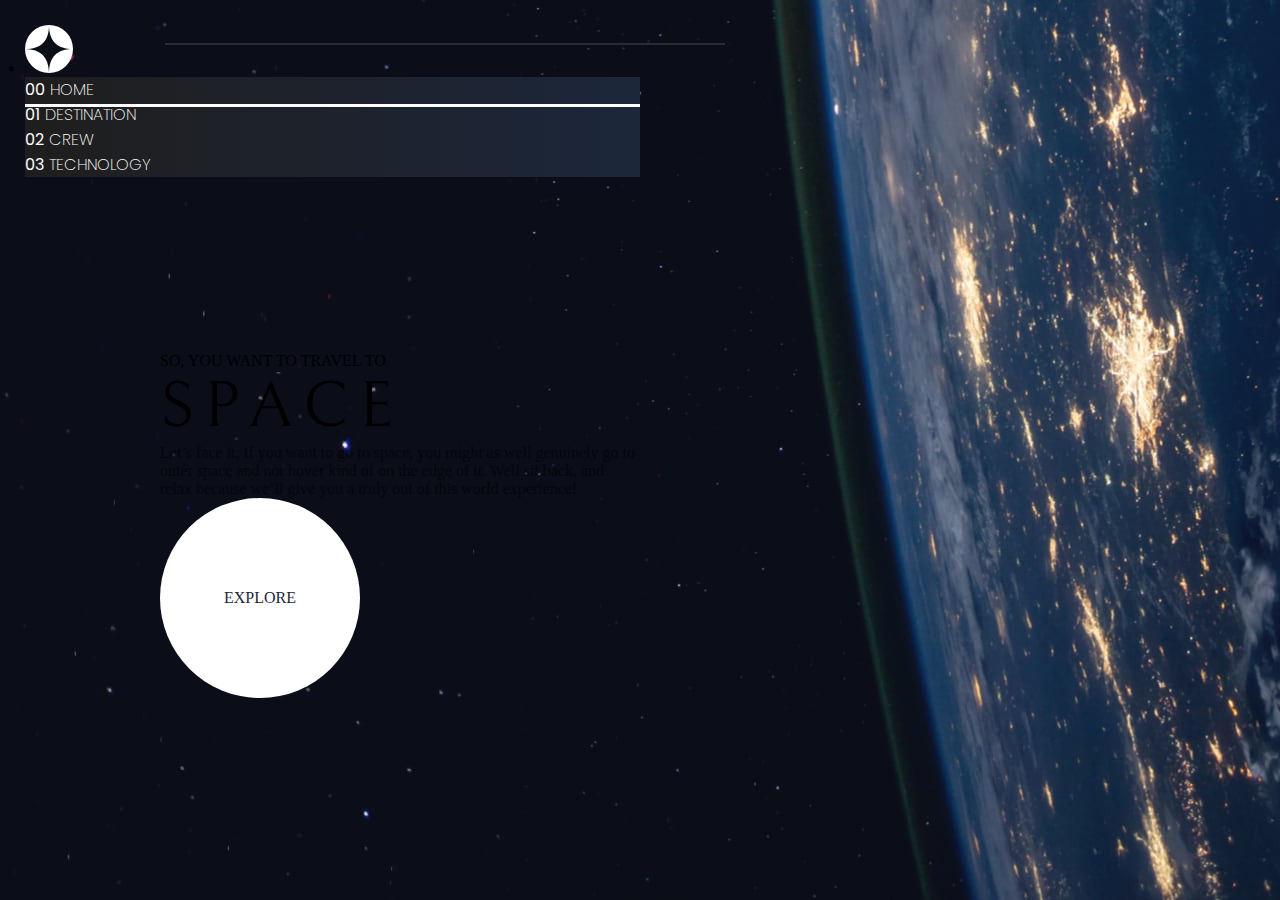
<file: index.html>
<!DOCTYPE html>
<html lang="en">
  <head>
    <meta charset="UTF-8" />
    <meta name="viewport" content="width=device-width, initial-scale=1.0" />
    <title>SPACE-TOURISM-WEBSITE</title>
    <link
      href="https://cdn.jsdelivr.net/npm/bootstrap@5.3.6/dist/css/bootstrap.min.css"
      rel="stylesheet"
      integrity="sha384-4Q6Gf2aSP4eDXB8Miphtr37CMZZQ5oXLH2yaXMJ2w8e2ZtHTl7GptT4jmndRuHDT"
      crossorigin="anonymous"
    />

    <link rel="stylesheet" href="/ALl-css/style.css" />
  </head>
  <body>
    <nav class="nav">
      <li class="logo">
        <img src="/starter-code/assets/shared/logo.svg" alt="" />
        <img class="d-none line d-md-block" src="/images/line.png" alt="" />
      </li>
      <ul class="nav-links p-3 d-flex justify-content-center">
        <li class="active home">
          <a href="/index.html"><b>00</b> HOME</a>
        </li>
        <li class="destination">
          <a href="/All-htm/destination.html"><b>01</b> DESTINATION</a>
        </li>
        <li class="crew">
          <a href="/All-htm/crew.html"><b>02</b> CREW</a>
        </li>
        <li class="tech">
          <a href="/All-htm/tech.html"><b>03</b> TECHNOLOGY</a>
        </li>
      </ul>
      <li class="openimg">
        <img class="menu-icon" src="/images/menu.png" alt="" /><img
          class="icon-close hidden"
          src="/assets/shared/icon-close.svg"
          alt=""
        />
      </li>
    </nav>

    <div class="home-content text-light d-flex">
      <div class="left">
        <p class="que">So, you want to travel to</p>
        <p class="ans">Space</p>
        <p class="message">
          Let’s face it; if you want to go to space, you might as well genuinely
          go to outer space and not hover kind of on the edge of it. Well sit
          back, and relax because we’ll give you a truly out of this world
          experience!
        </p>
      </div>
      <div class="right">Explore</div>
    </div>

    <script src="/ALL-JS/home.js"></script>
    <script
      src="https://cdn.jsdelivr.net/npm/bootstrap@5.3.6/dist/js/bootstrap.bundle.min.js"
      integrity="sha384-j1CDi7MgGQ12Z7Qab0qlWQ/Qqz24Gc6BM0thvEMVjHnfYGF0rmFCozFSxQBxwHKO"
      crossorigin="anonymous"
    ></script>
  </body>
</html>
</file>
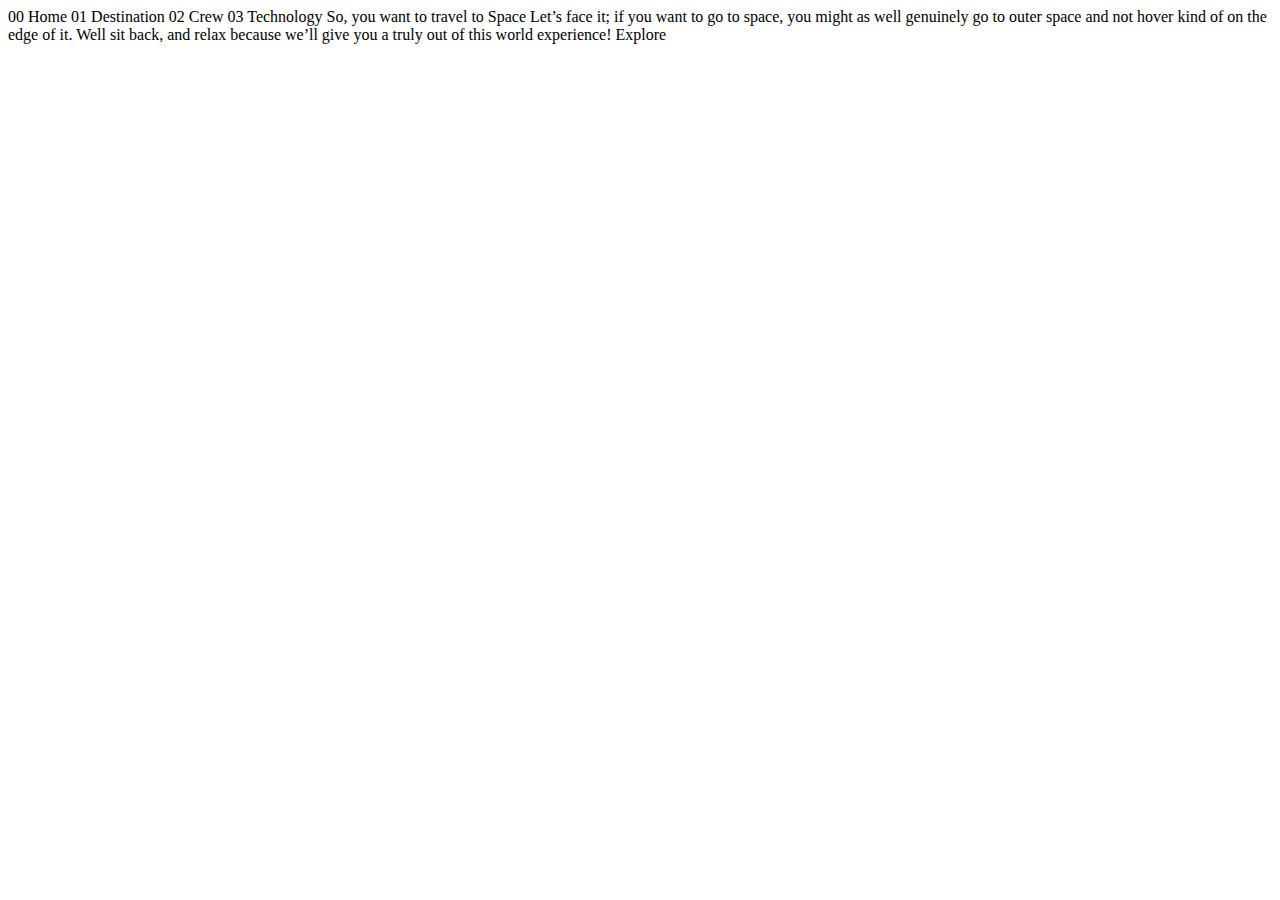
<file: starter-code/index.html>
<!DOCTYPE html>
<html lang="en">
<head>
  <meta charset="UTF-8">
  <meta name="viewport" content="width=device-width, initial-scale=1.0">

  <link rel="icon" type="image/png" sizes="32x32" href="./assets/favicon-32x32.png">
  
  <title>Frontend Mentor | Space tourism website</title>
</head>
<body>

  00 Home
  01 Destination
  02 Crew
  03 Technology

  So, you want to travel to
  Space
  Let’s face it; if you want to go to space, you might as well genuinely go to 
  outer space and not hover kind of on the edge of it. Well sit back, and relax 
  because we’ll give you a truly out of this world experience!

  Explore

</body>
</html>
</file>
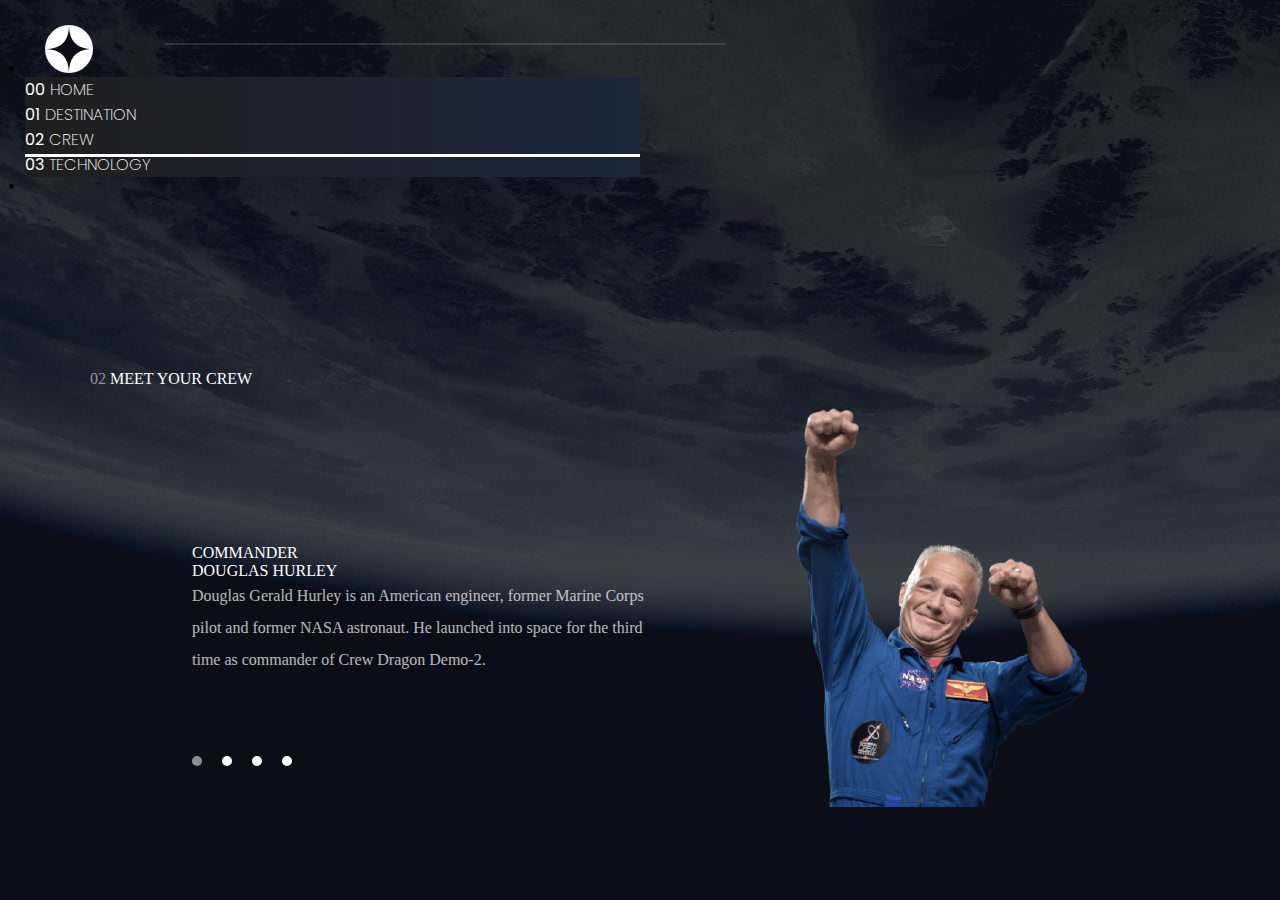
<file: crew.html>
<!DOCTYPE html>
<html lang="en">
  <head>
    <meta charset="UTF-8" />
    <meta name="viewport" content="width=device-width, initial-scale=1.0" />
    <title>CREW</title>
    <link rel="stylesheet" href="/crew.css" />
    <link
      href="https://cdn.jsdelivr.net/npm/bootstrap@5.3.6/dist/css/bootstrap.min.css"
      rel="stylesheet"
      integrity="sha384-4Q6Gf2aSP4eDXB8Miphtr37CMZZQ5oXLH2yaXMJ2w8e2ZtHTl7GptT4jmndRuHDT"
      crossorigin="anonymous"
    />
      <link
    rel="stylesheet"
    href="https://cdnjs.cloudflare.com/ajax/libs/animate.css/4.1.1/animate.min.css"
  />
  </head>
  <body>
    <nav class="nav">
      <li class="logo">
        <a href="/index.html"> <img
          class="logo-img"
          src="/starter-code/assets/shared/logo.svg"
          alt=""
        /></a>
       
        <img class="d-none line d-md-block" src="/images/line.png" alt="" />
      </li>
      <ul class="nav-links p-3 d-none d-md-flex justify-content-center">
        <li class="home">
          <a href=""><b>00</b> HOME</a>
        </li>
        <li class="destination">
          <a href=""><b>01</b> DESTINATION</a>
        </li>
        <li class="active crew">
          <a href=""><b>02</b> CREW</a>
        </li>
        <li class="tech">
          <a href=""><b>03</b> TECHNOLOGY</a>
        </li>
      </ul>
      <li class="d-block d-md-none"><img src="/images/menu.png" class="menu-icon" alt="" />
        <img src="/assets/shared/icon-close.svg" class="hidden icon-close" alt=""></li>
    </nav>

    <div class="crew-content">
      <p class="message fs-3 container"><span class="num">02</span> Meet Your Crew</p>
      <div class="crew-img-info">
        <div class="info">
          <div class="role fs-3"></div>
          <div class="name fs-1"></div>
          <div class="name-info mb-5"></div>
          <div class="tabs">
            <div id="crew-1" class="tab active"></div>
            <div id="crew-2" class="tab"></div>
            <div id="crew-3" class="tab"></div>
            <div id="crew-4" class="tab"></div>
          </div>
        </div>
        <div class="img">
          <img class="crewImg" src="" alt="" />
        </div>
      </div>
    </div>

    <script src="/crew.js"></script>
    <script
      src="https://cdn.jsdelivr.net/npm/bootstrap@5.3.6/dist/js/bootstrap.bundle.min.js"
      integrity="sha384-j1CDi7MgGQ12Z7Qab0qlWQ/Qqz24Gc6BM0thvEMVjHnfYGF0rmFCozFSxQBxwHKO"
      crossorigin="anonymous"
    ></script>
  </body>
</html>
</file>
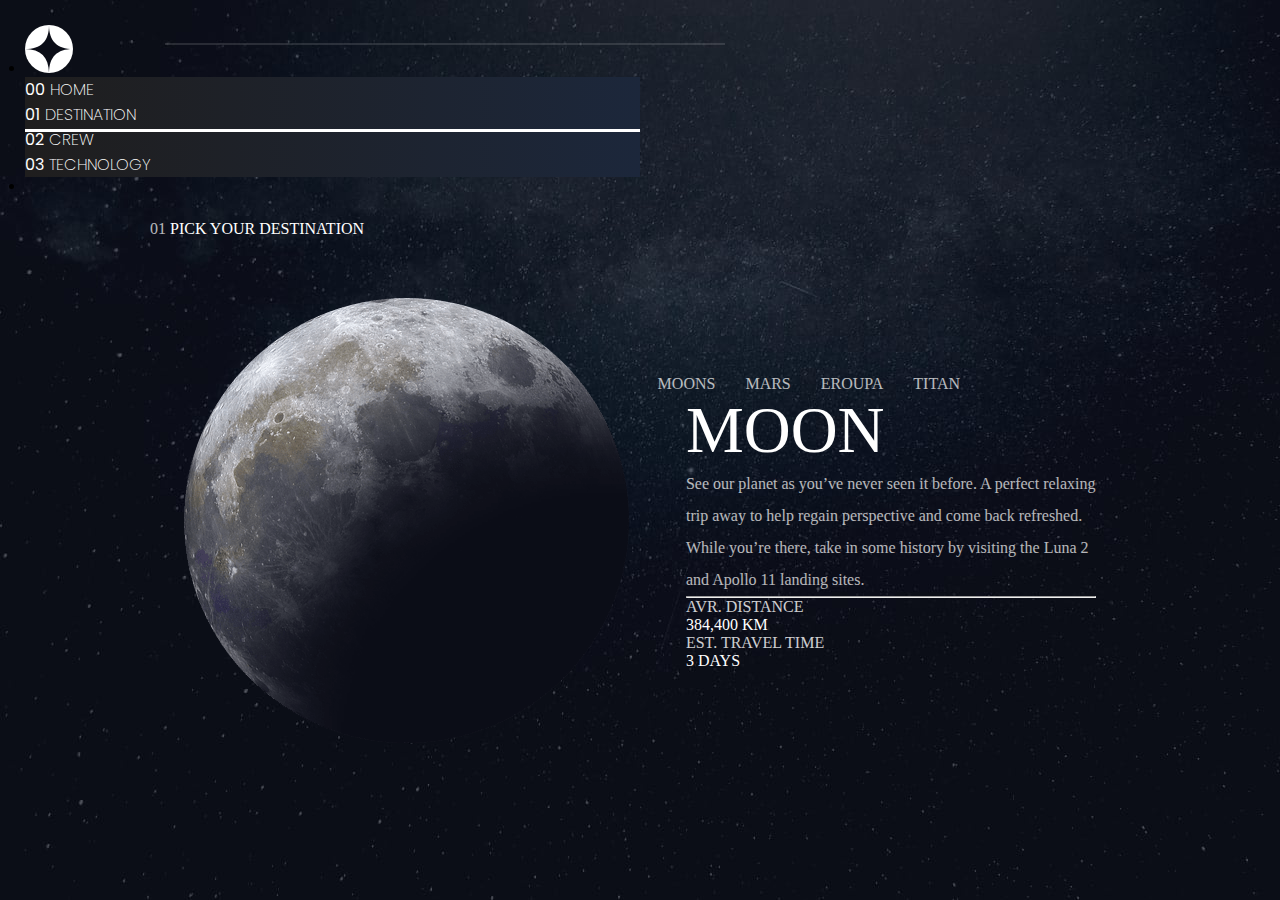
<file: destination.html>
<!DOCTYPE html>
<html lang="en">
<head>
    <meta charset="UTF-8">
    <meta name="viewport" content="width=device-width, initial-scale=1.0">
    <title>DESTINATION</title>
  
    <link
    href="https://cdn.jsdelivr.net/npm/bootstrap@5.3.6/dist/css/bootstrap.min.css"
    rel="stylesheet"
    integrity="sha384-4Q6Gf2aSP4eDXB8Miphtr37CMZZQ5oXLH2yaXMJ2w8e2ZtHTl7GptT4jmndRuHDT"
    crossorigin="anonymous"
    />
    
    <link rel="stylesheet" href="/destination.css">

      <link
    rel="stylesheet"
    href="https://cdnjs.cloudflare.com/ajax/libs/animate.css/4.1.1/animate.min.css"
  />
  </head>
  <body>
    <nav class="nav">
      <li class="logo">
        <a href="/index.html"> <img src="/starter-code/assets/shared/logo.svg" alt="" /></a>
        
          <img class="d-none line d-md-block" src="/images/line.png" alt="">
        </li>
        <ul class="nav-links p-3 d-flex justify-content-center">
          <li class="home" >
            <a href=""><b>00</b> HOME</a>
          </li>
          <li class="active destination">
            <a href=""><b>01</b> DESTINATION</a>
          </li>
          <li class="crew">
            <a href=""><b>02</b> CREW</a>
          </li>
          <li class="tech">
            <a href=""><b>03</b> TECHNOLOGY</a>
          </li>
        </ul>
        <li class="d-block d-md-none"><img src="/images/menu.png" class="menu-icon" alt="" />
          <img src="/assets/shared/icon-close.svg" class="hidden icon-close" alt="">
        </li>
      </nav>
      
      
      <div class="destination">
        <p class="des-overview "><span class="des-num">01</span> PICK YOUR DESTINATION</p>
        <div class="destination-data">
            <div id="destination-img animate__animated animate__fadeInLeft">
                <img class="destination-img" src="" alt="">
            </div>
            <div  class="destination-info ">
                <div >
                    <ul class="des-navs">
                        <li class="mini-nav" id="moon">Moons</li>
                        <li class="mini-nav" id="mars">Mars</li>
                        <li class="mini-nav" id="europa">Eroupa</li>
                        <li class="mini-nav" id="titan">Titan</li>
                    </ul>
                </div>
                <div class="des-title"></div>
                <div class="des-info"></div>
                <hr>
                <div class="des-distance-time d-block d-xl-flex justify-content-between ">
                    <div class="distance">
                        <p class="" style="opacity: 0.8;">AVR. DISTANCE</p>
                        <p class="dis-value fs-2"></p>
                    </div>
                    <div class="time">
                        <P style="opacity: 0.8;">EST. TRAVEL TIME</P>
                        <p class="time-value fs-2"></p>
                    </div>
                </div>
            </div>
        </div>

      </div>




      <script type="" src="script.js"></script>

</body>
</html>
</file>
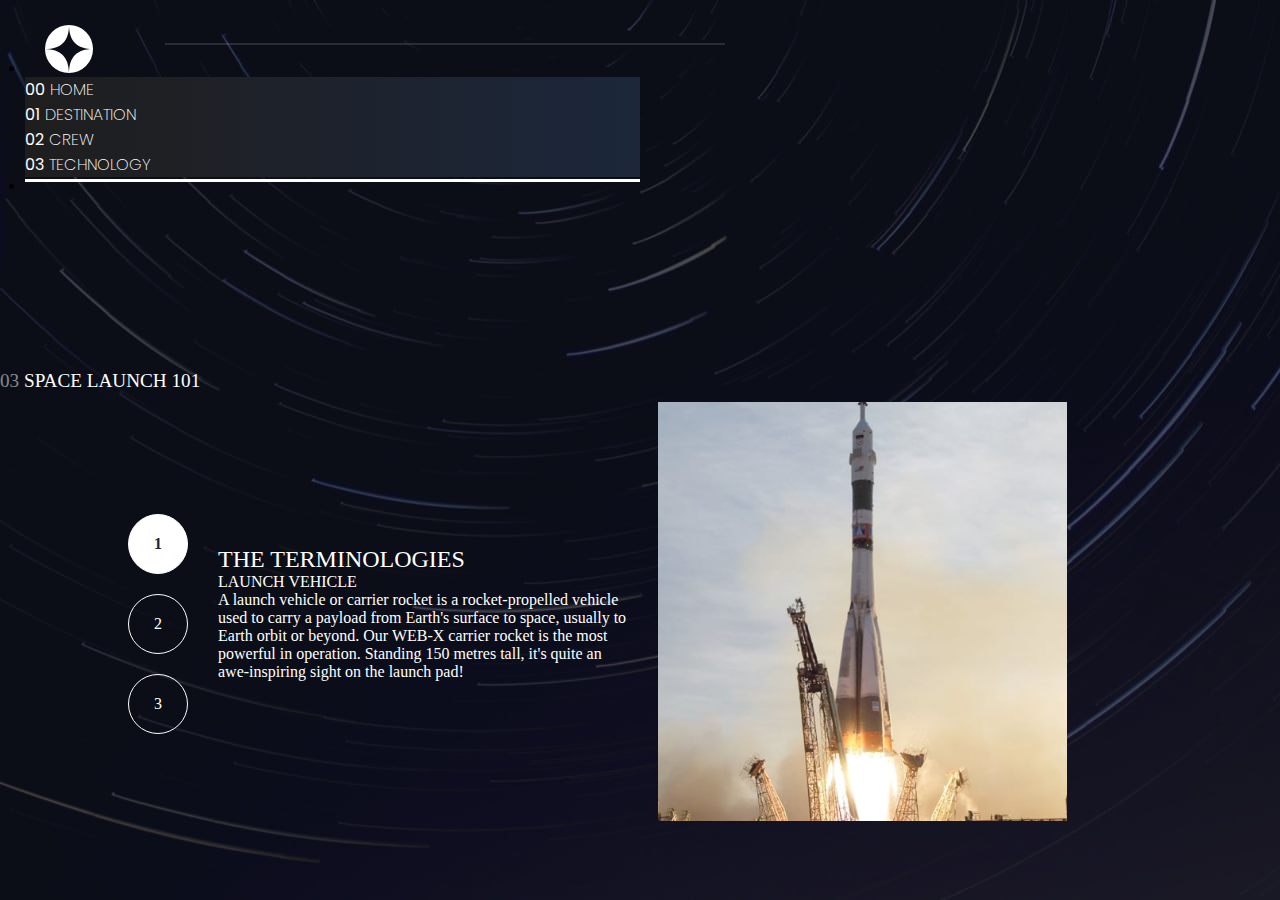
<file: tech.html>
<!DOCTYPE html>
<html lang="en">
<head>
    <meta charset="UTF-8">
    <meta name="viewport" content="width=device-width, initial-scale=1.0">
    <title>TECHNOLOGY</title>
    <link rel="stylesheet" href="/tech.css">
    <link
    href="https://cdn.jsdelivr.net/npm/bootstrap@5.3.6/dist/css/bootstrap.min.css"
    rel="stylesheet"
    integrity="sha384-4Q6Gf2aSP4eDXB8Miphtr37CMZZQ5oXLH2yaXMJ2w8e2ZtHTl7GptT4jmndRuHDT"
    crossorigin="anonymous"
  />
</head>
<body>
    

    <nav class="nav">
        <li class="logo">
          <a href="/index.html"><img
            class="logo-img"
            src="/starter-code/assets/shared/logo.svg"
            alt=""
          /></a>
          <img class="d-none line d-md-block" src="/images/line.png" alt="" />
        </li>
        <ul class="nav-links p-3 d-md-flex d-none justify-content-center">
          <li class="">
            <a href="/index.html"><b>00</b> HOME</a>
          </li>
          <li class="">
            <a href="/destination.html"><b>01</b> DESTINATION</a>
          </li>
          <li >
            <a href="/crew.html"><b>02</b> CREW</a>
          </li>
          <li class="active">
            <a href="/tech.html"><b>03</b> TECHNOLOGY</a>
          </li>
        </ul>
        <li class="d-block d-md-none"><img src="/images/menu.png" class="menu-icon" alt="" /><img src="/assets/shared/icon-close.svg" class="hidden icon-close" alt=""></li>
      </nav>

      <div class="tech-data">
        <p  class="container message"><span class="num">03</span> Space launch 101</p>
        <div class="tech-contents">
            <div class="tabs">
                <div id="tech1" class="tab active">1</div>
                <div id="tech2" class="tab">2</div>
                <div id="tech3" class="tab">3</div>
            </div>
            <div class="tech-info">
                <h2 class="title fs-4">the terminologies</h2>
                <div class="name fs-1"></div>
              <div class="info"></div>
            </div>
            <div class="imgss" id="tech-image">
              <img  class="tech-image" src="" alt="">
            </div>
        </div>




      </div>



    <script src="/tech.js"></script>
</body>
</html>
</file>
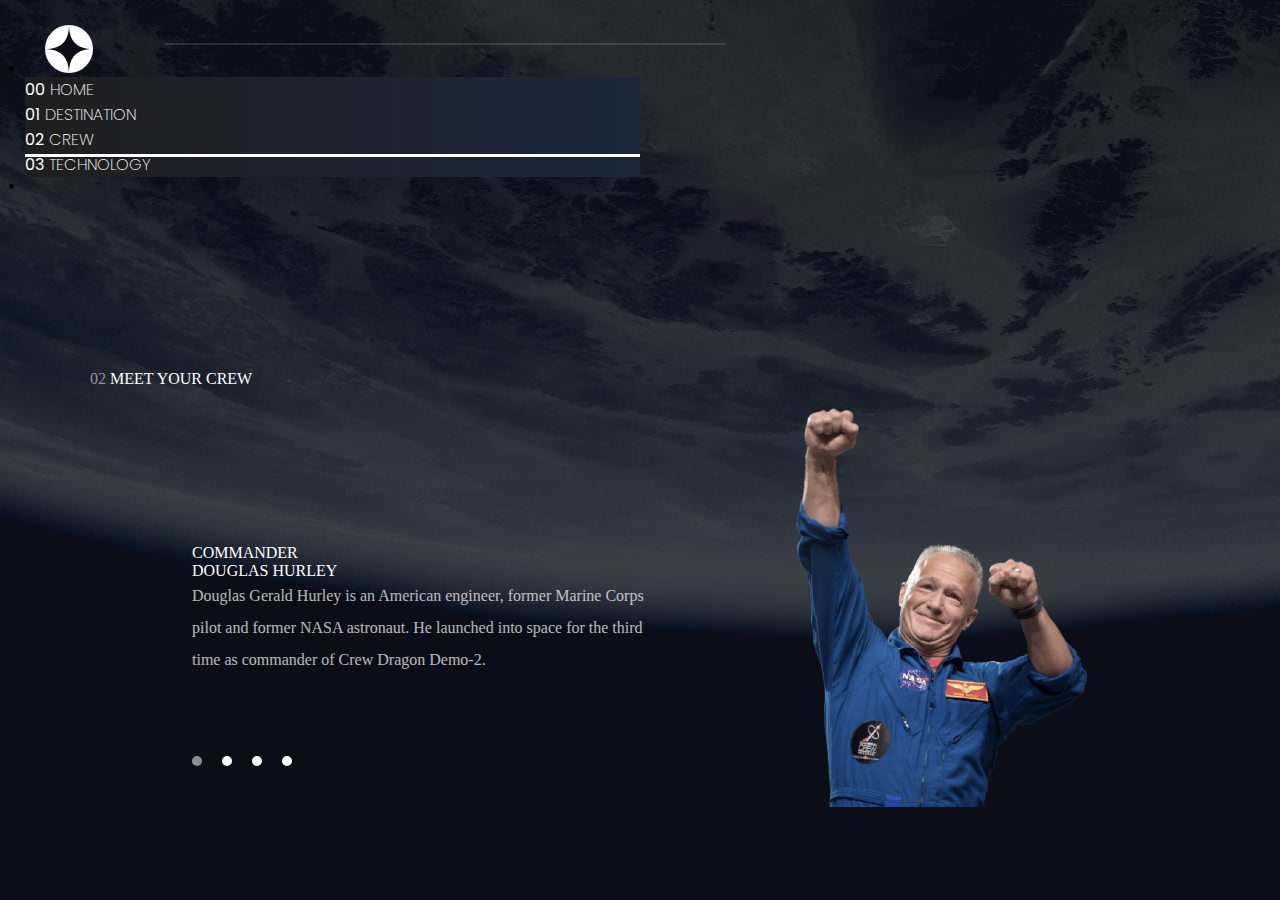
<file: All-htm/crew.html>
<!DOCTYPE html>
<html lang="en">
  <head>
    <meta charset="UTF-8" />
    <meta name="viewport" content="width=device-width, initial-scale=1.0" />
    <title>CREW</title>
    <link rel="stylesheet" href="/ALl-css/crew.css" />
    <link
      href="https://cdn.jsdelivr.net/npm/bootstrap@5.3.6/dist/css/bootstrap.min.css"
      rel="stylesheet"
      integrity="sha384-4Q6Gf2aSP4eDXB8Miphtr37CMZZQ5oXLH2yaXMJ2w8e2ZtHTl7GptT4jmndRuHDT"
      crossorigin="anonymous"
    />
      <link
    rel="stylesheet"
    href="https://cdnjs.cloudflare.com/ajax/libs/animate.css/4.1.1/animate.min.css"
  />
  </head>
  <body>
    <nav class="nav">
      <li class="logo">
        <a href="/index.html"> <img
          class="logo-img"
          src="/starter-code/assets/shared/logo.svg"
          alt=""
        /></a>
       
        <img class="d-none line d-md-block" src="/images/line.png" alt="" />
      </li>
      <ul class="nav-links p-3 d-none d-md-flex justify-content-center">
        <li class="home">
          <a href="/index.html"><b>00</b> HOME</a>
        </li>
        <li class="destination">
          <a href="/All-htm/destination.html"><b>01</b> DESTINATION</a>
        </li>
        <li class="active crew">
          <a href="/All-htm/crew.html"><b>02</b> CREW</a>
        </li>
        <li class="tech">
          <a href="/All-htm/tech.html"><b>03</b> TECHNOLOGY</a>
        </li>
      </ul>
      <li class="d-block d-md-none"><img src="/images/menu.png" class="menu-icon" alt="" />
        <img src="/assets/shared/icon-close.svg" class="hidden icon-close" alt=""></li>
    </nav>

    <div class="crew-content">
      <p class="message fs-3 container"><span class="num">02</span> Meet Your Crew</p>
      <div class="crew-img-info">
        <div class="info">
          <div class="role fs-3"></div>
          <div class="name fs-1"></div>
          <div class="name-info mb-5"></div>
          <div class="tabs">
            <div id="crew-1" class="tab active"></div>
            <div id="crew-2" class="tab"></div>
            <div id="crew-3" class="tab"></div>
            <div id="crew-4" class="tab"></div>
          </div>
        </div>
        <div class="img">
          <img class="crewImg" src="" alt="" />
        </div>
      </div>
    </div>

    <script src="/ALL-JS/crew.js"></script>
    <script
      src="https://cdn.jsdelivr.net/npm/bootstrap@5.3.6/dist/js/bootstrap.bundle.min.js"
      integrity="sha384-j1CDi7MgGQ12Z7Qab0qlWQ/Qqz24Gc6BM0thvEMVjHnfYGF0rmFCozFSxQBxwHKO"
      crossorigin="anonymous"
    ></script>
  </body>
</html>
</file>
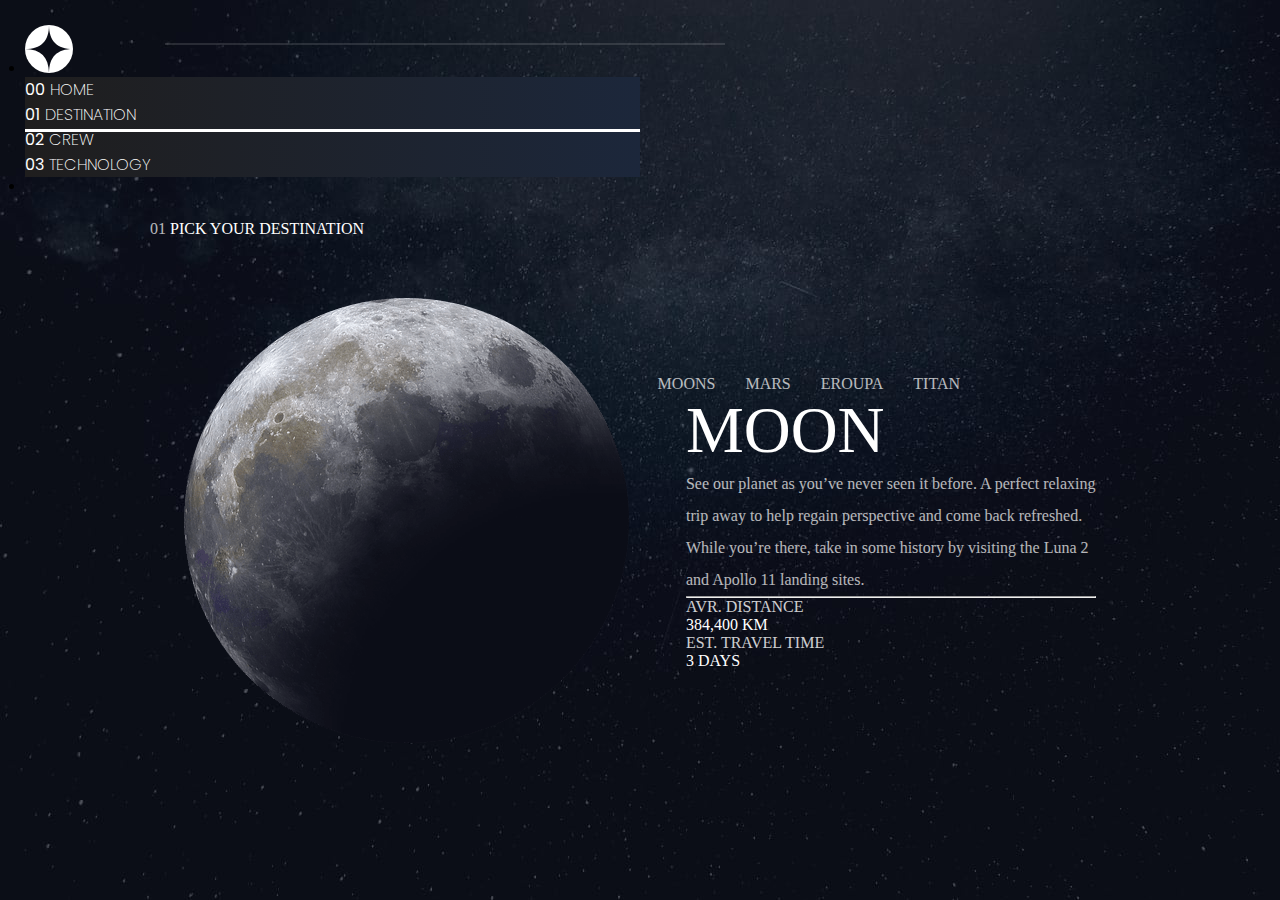
<file: All-htm/destination.html>
<!DOCTYPE html>
<html lang="en">
<head>
    <meta charset="UTF-8">
    <meta name="viewport" content="width=device-width, initial-scale=1.0">
    <title>DESTINATION</title>
  
    <link
    href="https://cdn.jsdelivr.net/npm/bootstrap@5.3.6/dist/css/bootstrap.min.css"
    rel="stylesheet"
    integrity="sha384-4Q6Gf2aSP4eDXB8Miphtr37CMZZQ5oXLH2yaXMJ2w8e2ZtHTl7GptT4jmndRuHDT"
    crossorigin="anonymous"
    />
    
    <link rel="stylesheet" href="/ALl-css/destination.css">

      <link
    rel="stylesheet"
    href="https://cdnjs.cloudflare.com/ajax/libs/animate.css/4.1.1/animate.min.css"
  />
  </head>
  <body>
    <nav class="nav">
      <li class="logo">
        <a href="/index.html"> <img src="/starter-code/assets/shared/logo.svg" alt="" /></a>
        
          <img class="d-none line d-md-block" src="/images/line.png" alt="">
        </li>
        <ul class="nav-links p-3 d-flex justify-content-center">
          <li class="home" >
            <a href="/index.html"><b>00</b> HOME</a>
          </li>
          <li class="active destination">
            <a href="/All-htm/destination.html"><b>01</b> DESTINATION</a>
          </li>
          <li class="crew">
            <a href="/All-htm/crew.html"><b>02</b> CREW</a>
          </li>
          <li class="tech">
            <a href="/All-htm/tech.html"><b>03</b> TECHNOLOGY</a>
          </li>
        </ul>
        <li class="d-block d-md-none"><img src="/images/menu.png" class="menu-icon" alt="" />
          <img src="/assets/shared/icon-close.svg" class="hidden icon-close" alt="">
        </li>
      </nav>
      
      
      <div class="destination">
        <p class="des-overview "><span class="des-num">01</span> PICK YOUR DESTINATION</p>
        <div class="destination-data">
            <div id="destination-img animate__animated animate__fadeInLeft">
                <img class="destination-img" src="" alt="">
            </div>
            <div  class="destination-info ">
                <div >
                    <ul class="des-navs">
                        <li class="mini-nav" id="moon">Moons</li>
                        <li class="mini-nav" id="mars">Mars</li>
                        <li class="mini-nav" id="europa">Eroupa</li>
                        <li class="mini-nav" id="titan">Titan</li>
                    </ul>
                </div>
                <div class="des-title"></div>
                <div class="des-info"></div>
                <hr>
                <div class="des-distance-time d-block d-xl-flex justify-content-between ">
                    <div class="distance">
                        <p class="" style="opacity: 0.8;">AVR. DISTANCE</p>
                        <p class="dis-value fs-2"></p>
                    </div>
                    <div class="time">
                        <P style="opacity: 0.8;">EST. TRAVEL TIME</P>
                        <p class="time-value fs-2"></p>
                    </div>
                </div>
            </div>
        </div>

      </div>




      <script type="" src="/ALL-JS/script.js"></script>

</body>
</html>
</file>
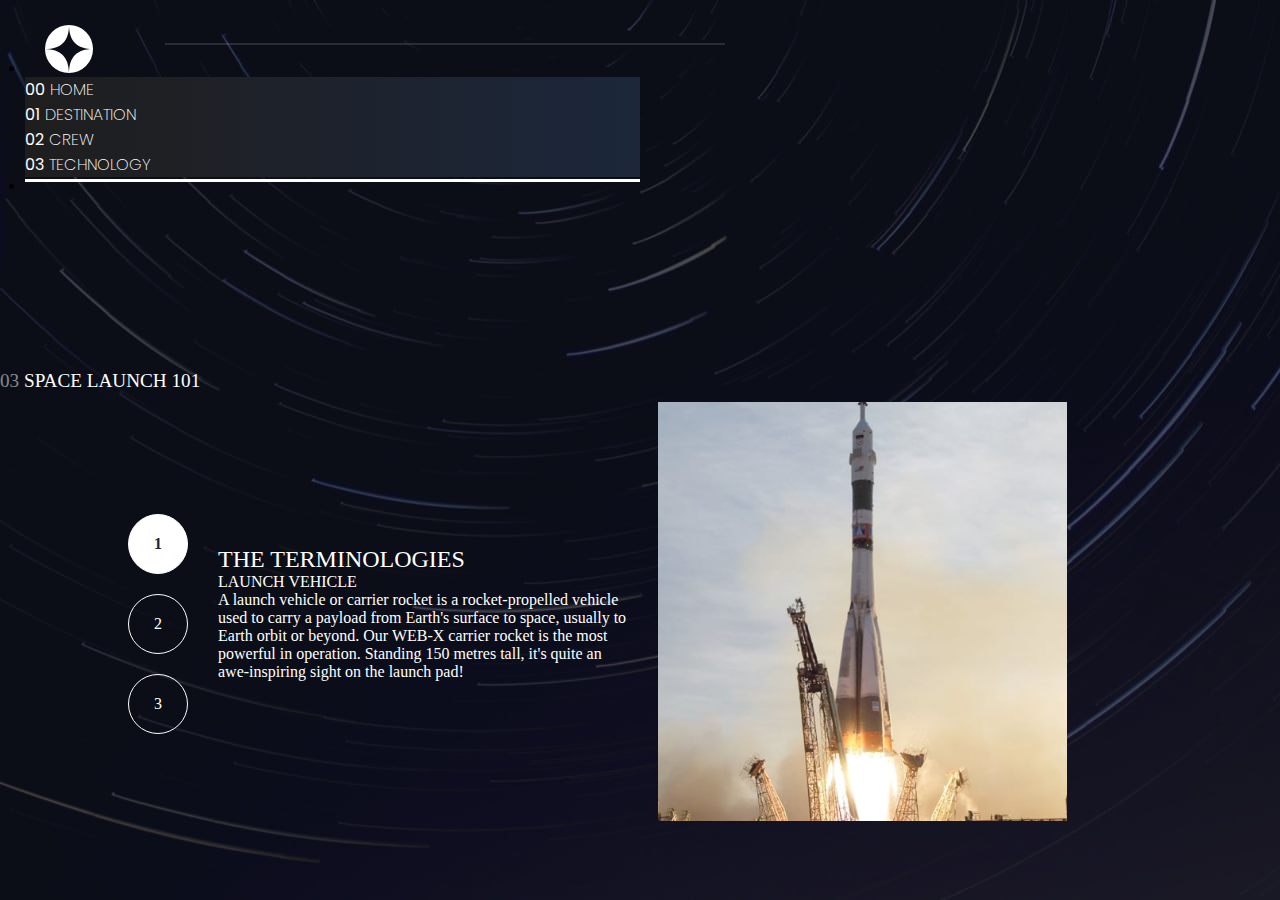
<file: All-htm/tech.html>
<!DOCTYPE html>
<html lang="en">
<head>
    <meta charset="UTF-8">
    <meta name="viewport" content="width=device-width, initial-scale=1.0">
    <title>TECHNOLOGY</title>
    <link rel="stylesheet" href="/ALl-css/tech.css">
    <link
    href="https://cdn.jsdelivr.net/npm/bootstrap@5.3.6/dist/css/bootstrap.min.css"
    rel="stylesheet"
    integrity="sha384-4Q6Gf2aSP4eDXB8Miphtr37CMZZQ5oXLH2yaXMJ2w8e2ZtHTl7GptT4jmndRuHDT"
    crossorigin="anonymous"
  />
</head>
<body>
    

    <nav class="nav">
        <li class="logo">
          <a href="/index.html"><img
            class="logo-img"
            src="/starter-code/assets/shared/logo.svg"
            alt=""
          /></a>
          <img class="d-none line d-md-block" src="/images/line.png" alt="" />
        </li>
        <ul class="nav-links p-3 d-md-flex d-none justify-content-center">
          <li class="home">
            <a href="/index.html"><b>00</b> HOME</a>
          </li>
          <li class="destination">
            <a href="/All-htm/destination.html"><b>01</b> DESTINATION</a>
          </li>
          <li class="crew">
            <a href="/All-htm/crew.html"><b>02</b> CREW</a>
          </li>
          <li class="active tech">
            <a href="/All-htm/tech.html"><b>03</b> TECHNOLOGY</a>
          </li>
        </ul>
        <li class="d-block d-md-none"><img src="/images/menu.png" class="menu-icon" alt="" /><img src="/assets/shared/icon-close.svg" class="hidden icon-close" alt=""></li>
      </nav>

      <div class="tech-data">
        <p  class="container message"><span class="num">03</span> Space launch 101</p>
        <div class="tech-contents">
            <div class="tabs">
                <div id="tech1" class="tab active">1</div>
                <div id="tech2" class="tab">2</div>
                <div id="tech3" class="tab">3</div>
            </div>
            <div class="tech-info">
                <h2 class="title fs-4"></h2>
                <div class="name fs-1"></div>
              <div class="info"></div>
            </div>
            <div class="imgss" id="tech-image">
              <img  class="tech-image" src="" alt="">
            </div>
        </div>




      </div>



    <script src="/ALL-JS/tech.js"></script>
</body>
</html>
</file>
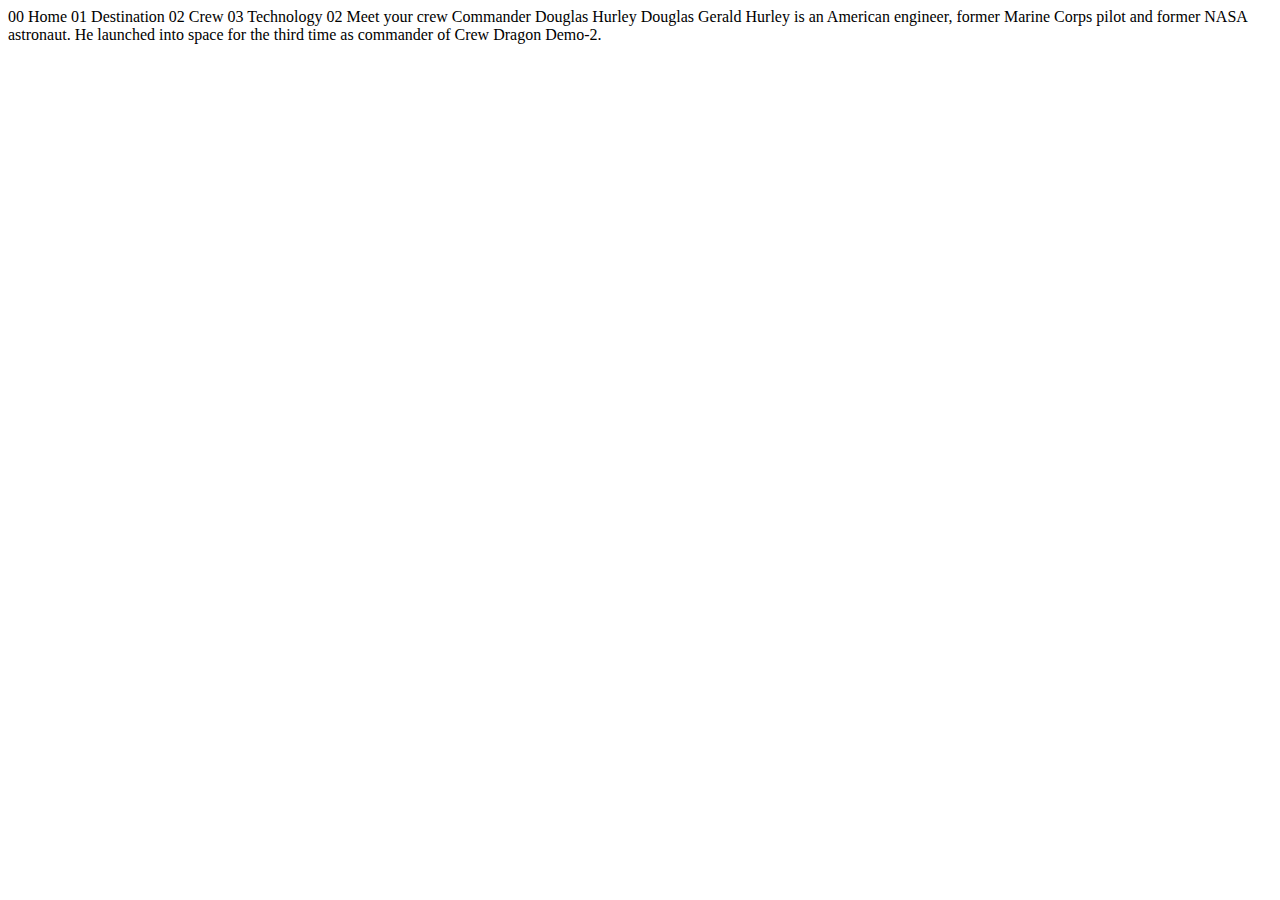
<file: starter-code/crew-commander.html>
<!DOCTYPE html>
<html lang="en">
<head>
  <meta charset="UTF-8">
  <meta name="viewport" content="width=device-width, initial-scale=1.0">

  <link rel="icon" type="image/png" sizes="32x32" href="./assets/favicon-32x32.png">
  
  <title>Frontend Mentor | Space tourism website</title>
</head>
<body>

  00 Home
  01 Destination
  02 Crew
  03 Technology

  02 Meet your crew

  Commander
  Douglas Hurley

  Douglas Gerald Hurley is an American engineer, former Marine Corps pilot 
  and former NASA astronaut. He launched into space for the third time as 
  commander of Crew Dragon Demo-2.
</body>
</html>
</file>
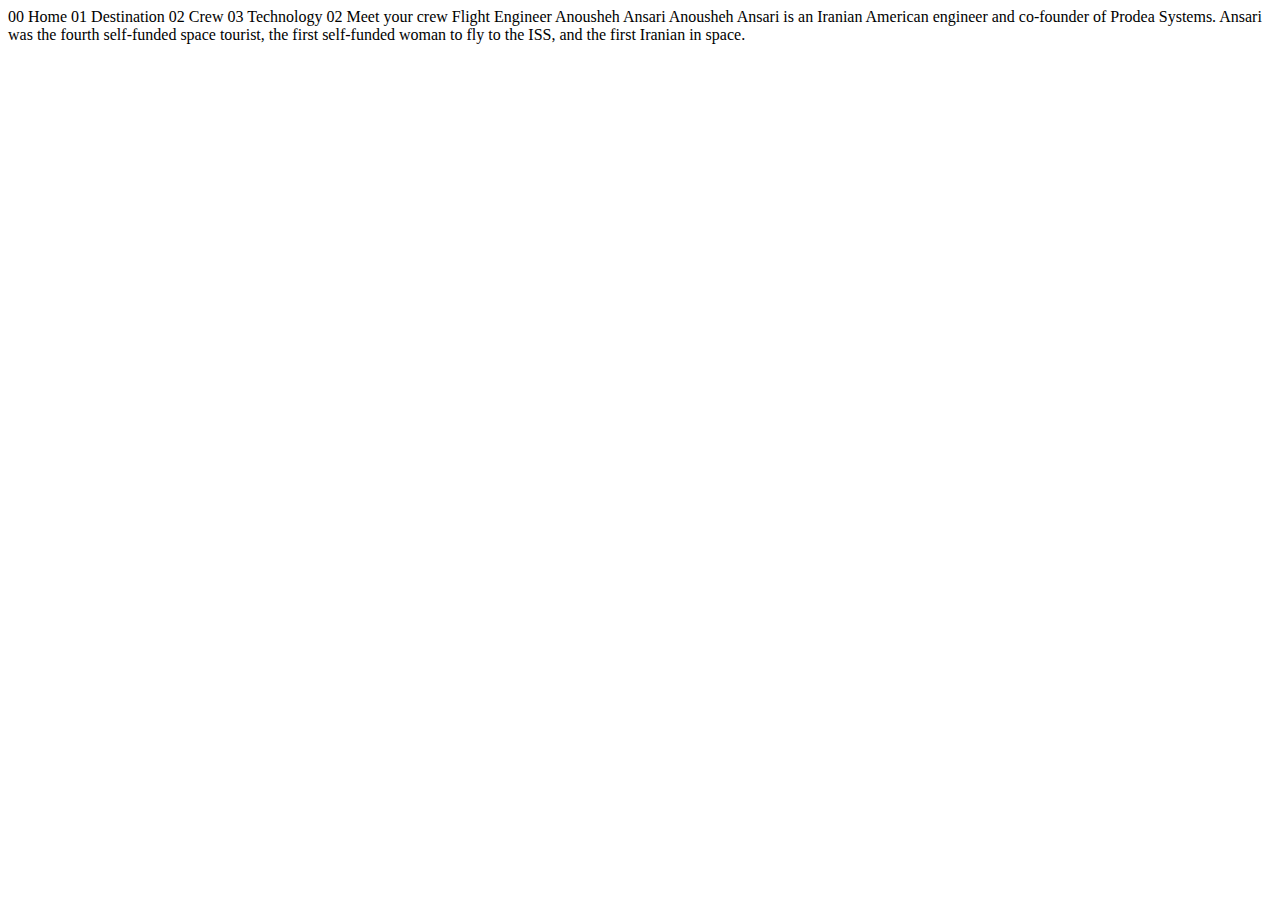
<file: starter-code/crew-engineer.html>
<!DOCTYPE html>
<html lang="en">
<head>
  <meta charset="UTF-8">
  <meta name="viewport" content="width=device-width, initial-scale=1.0">

  <link rel="icon" type="image/png" sizes="32x32" href="./assets/favicon-32x32.png">
  
  <title>Frontend Mentor | Space tourism website</title>
</head>
<body>

  00 Home
  01 Destination
  02 Crew
  03 Technology

  02 Meet your crew

  Flight Engineer
  Anousheh Ansari

  Anousheh Ansari is an Iranian American engineer and co-founder of Prodea Systems. 
  Ansari was the fourth self-funded space tourist, the first self-funded woman to 
  fly to the ISS, and the first Iranian in space. 
</body>
</html>
</file>
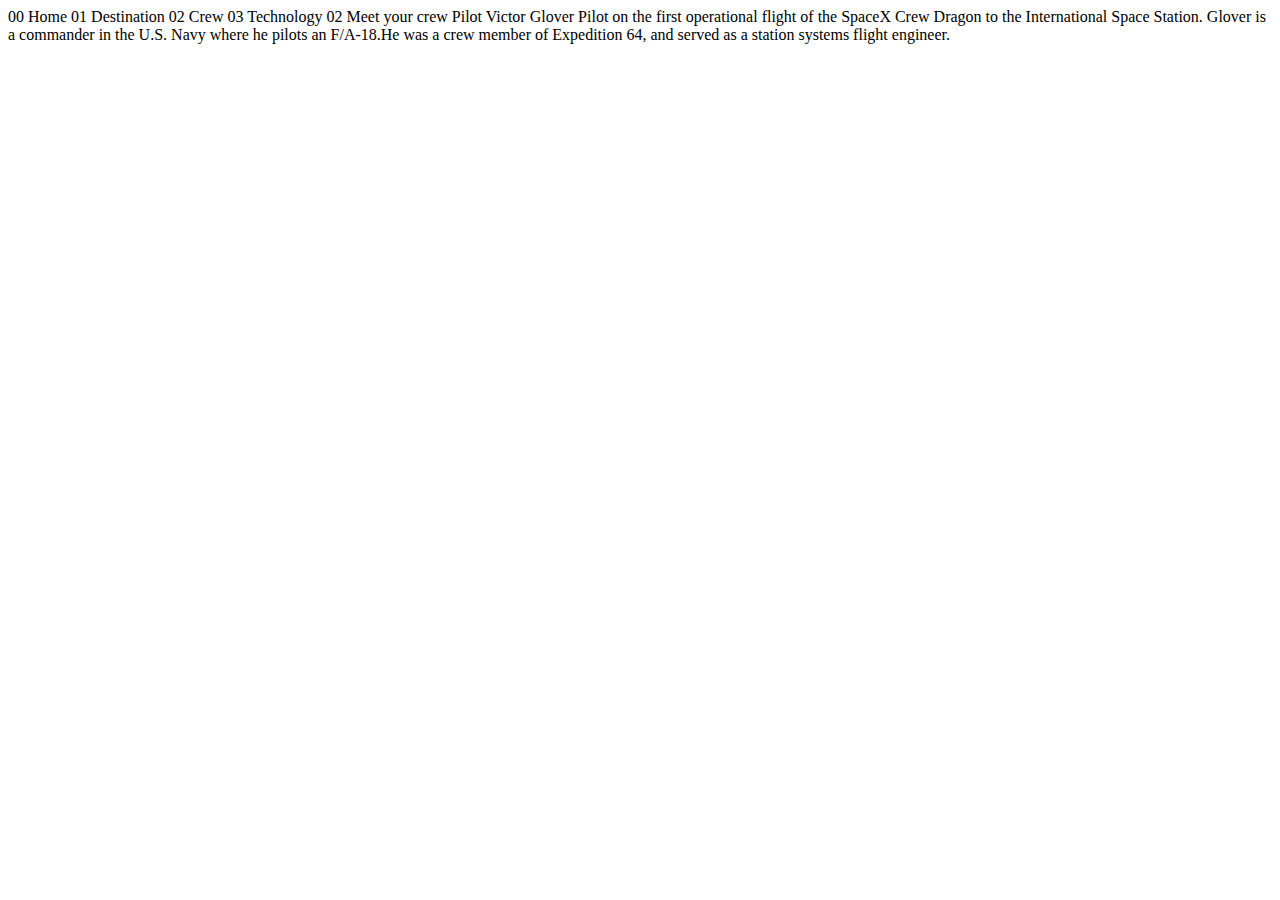
<file: starter-code/crew-pilot.html>
<!DOCTYPE html>
<html lang="en">
<head>
  <meta charset="UTF-8">
  <meta name="viewport" content="width=device-width, initial-scale=1.0">

  <link rel="icon" type="image/png" sizes="32x32" href="./assets/favicon-32x32.png">
  
  <title>Frontend Mentor | Space tourism website</title>
</head>
<body>

  00 Home
  01 Destination
  02 Crew
  03 Technology

  02 Meet your crew

  Pilot
  Victor Glover

  Pilot on the first operational flight of the SpaceX Crew Dragon to the 
  International Space Station. Glover is a commander in the U.S. Navy where 
  he pilots an F/A-18.He was a crew member of Expedition 64, and served as a 
  station systems flight engineer. 
</body>
</html>
</file>
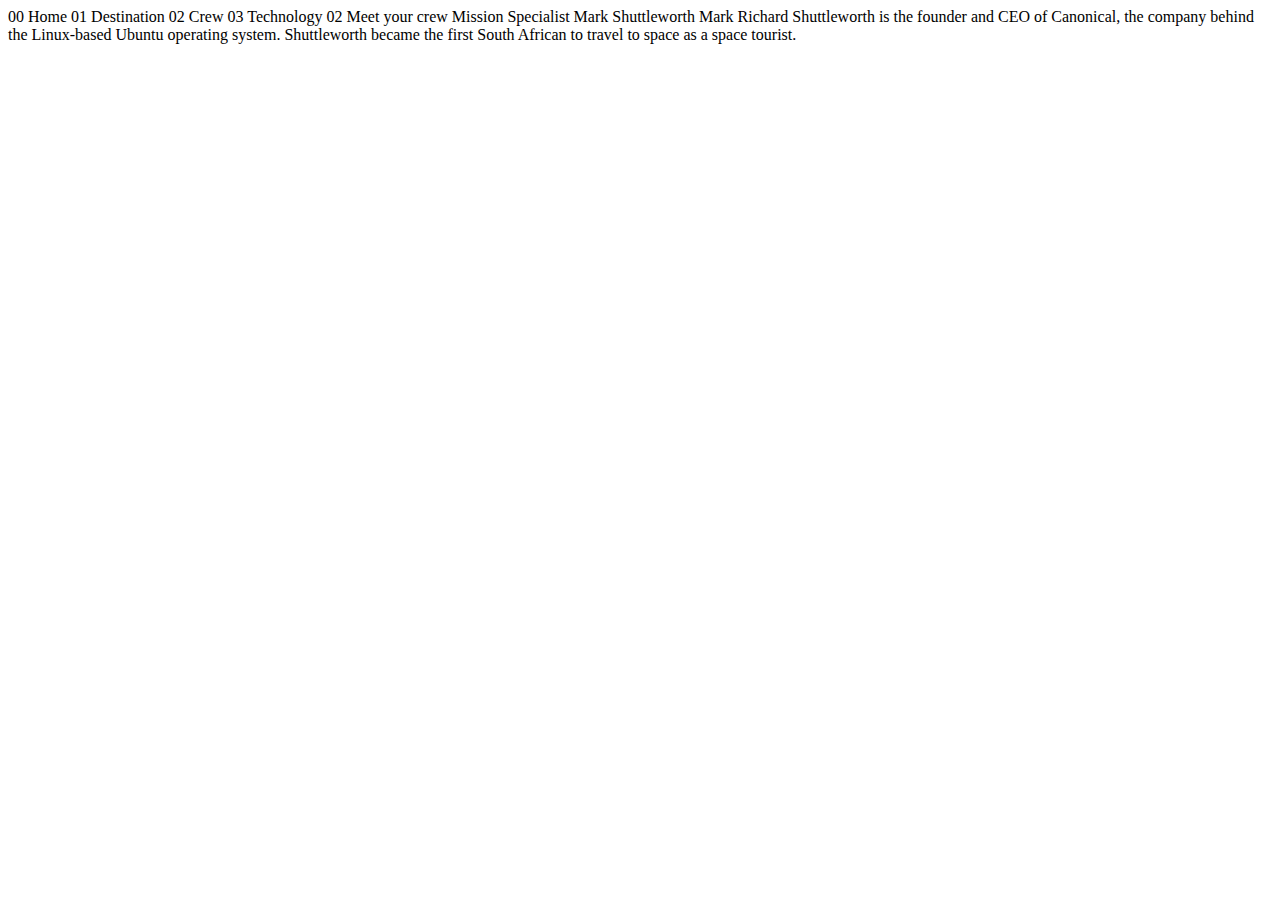
<file: starter-code/crew-specialist.html>
<!DOCTYPE html>
<html lang="en">
<head>
  <meta charset="UTF-8">
  <meta name="viewport" content="width=device-width, initial-scale=1.0">

  <link rel="icon" type="image/png" sizes="32x32" href="./assets/favicon-32x32.png">
  
  <title>Frontend Mentor | Space tourism website</title>
</head>
<body>

  00 Home
  01 Destination
  02 Crew
  03 Technology

  02 Meet your crew

  Mission Specialist
  Mark Shuttleworth

  Mark Richard Shuttleworth is the founder and CEO of Canonical, the company behind 
  the Linux-based Ubuntu operating system. Shuttleworth became the first South 
  African to travel to space as a space tourist.
</body>
</html>
</file>
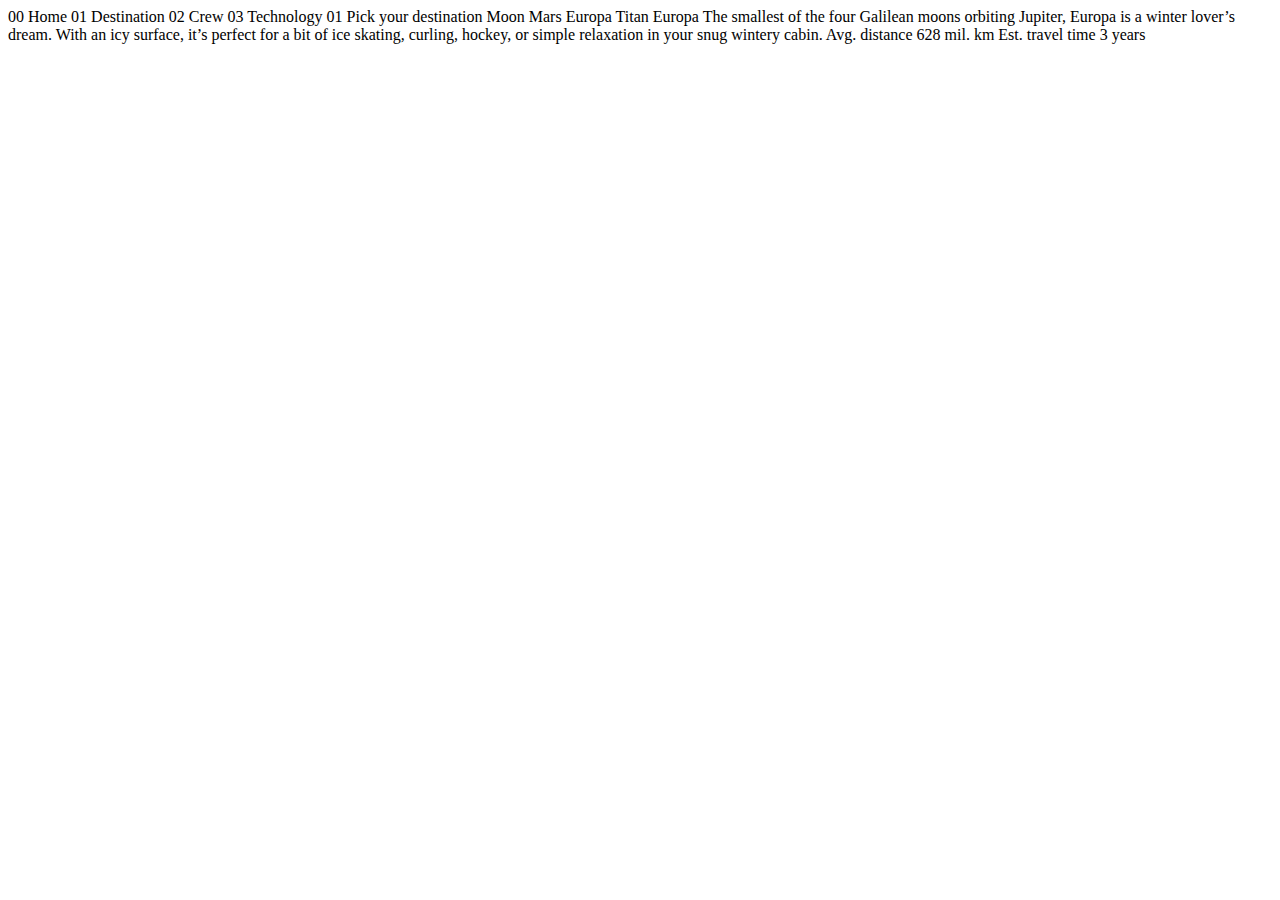
<file: starter-code/destination-europa.html>
<!DOCTYPE html>
<html lang="en">
<head>
  <meta charset="UTF-8">
  <meta name="viewport" content="width=device-width, initial-scale=1.0">

  <link rel="icon" type="image/png" sizes="32x32" href="./assets/favicon-32x32.png">
  
  <title>Frontend Mentor | Space tourism website</title>
</head>
<body>

  00 Home
  01 Destination
  02 Crew
  03 Technology

  01 Pick your destination

  Moon
  Mars
  Europa
  Titan

  Europa

  The smallest of the four Galilean moons orbiting Jupiter, Europa is a 
  winter lover’s dream. With an icy surface, it’s perfect for a bit of 
  ice skating, curling, hockey, or simple relaxation in your snug 
  wintery cabin.

  Avg. distance
  628 mil. km

  Est. travel time
  3 years
</body>
</html>
</file>
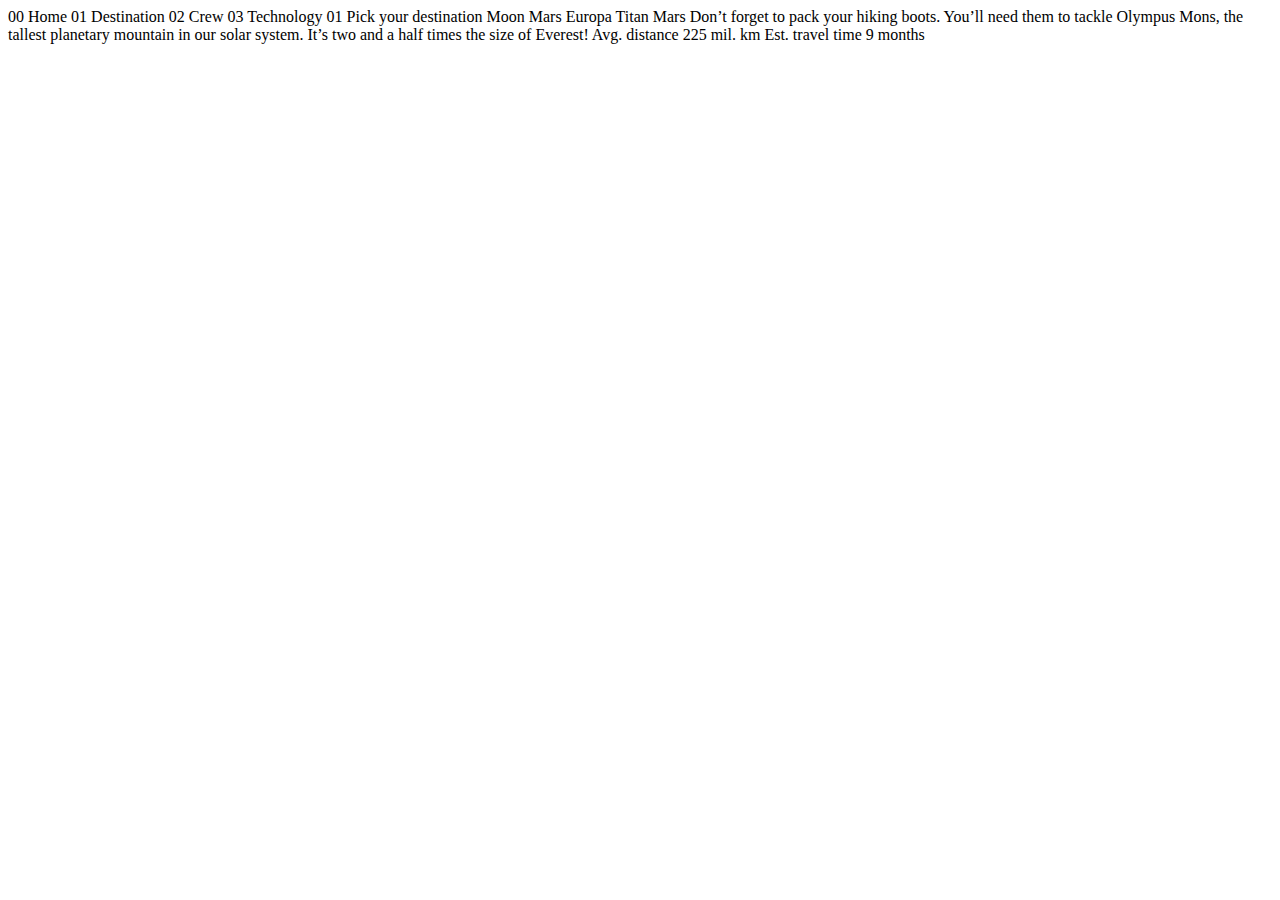
<file: starter-code/destination-mars.html>
<!DOCTYPE html>
<html lang="en">
<head>
  <meta charset="UTF-8">
  <meta name="viewport" content="width=device-width, initial-scale=1.0">

  <link rel="icon" type="image/png" sizes="32x32" href="./assets/favicon-32x32.png">
  
  <title>Frontend Mentor | Space tourism website</title>
</head>
<body>

  00 Home
  01 Destination
  02 Crew
  03 Technology

  01 Pick your destination

  Moon
  Mars
  Europa
  Titan

  Mars

  Don’t forget to pack your hiking boots. You’ll need them to tackle Olympus Mons, 
  the tallest planetary mountain in our solar system. It’s two and a half times 
  the size of Everest!

  Avg. distance
  225 mil. km

  Est. travel time
  9 months
</body>
</html>
</file>
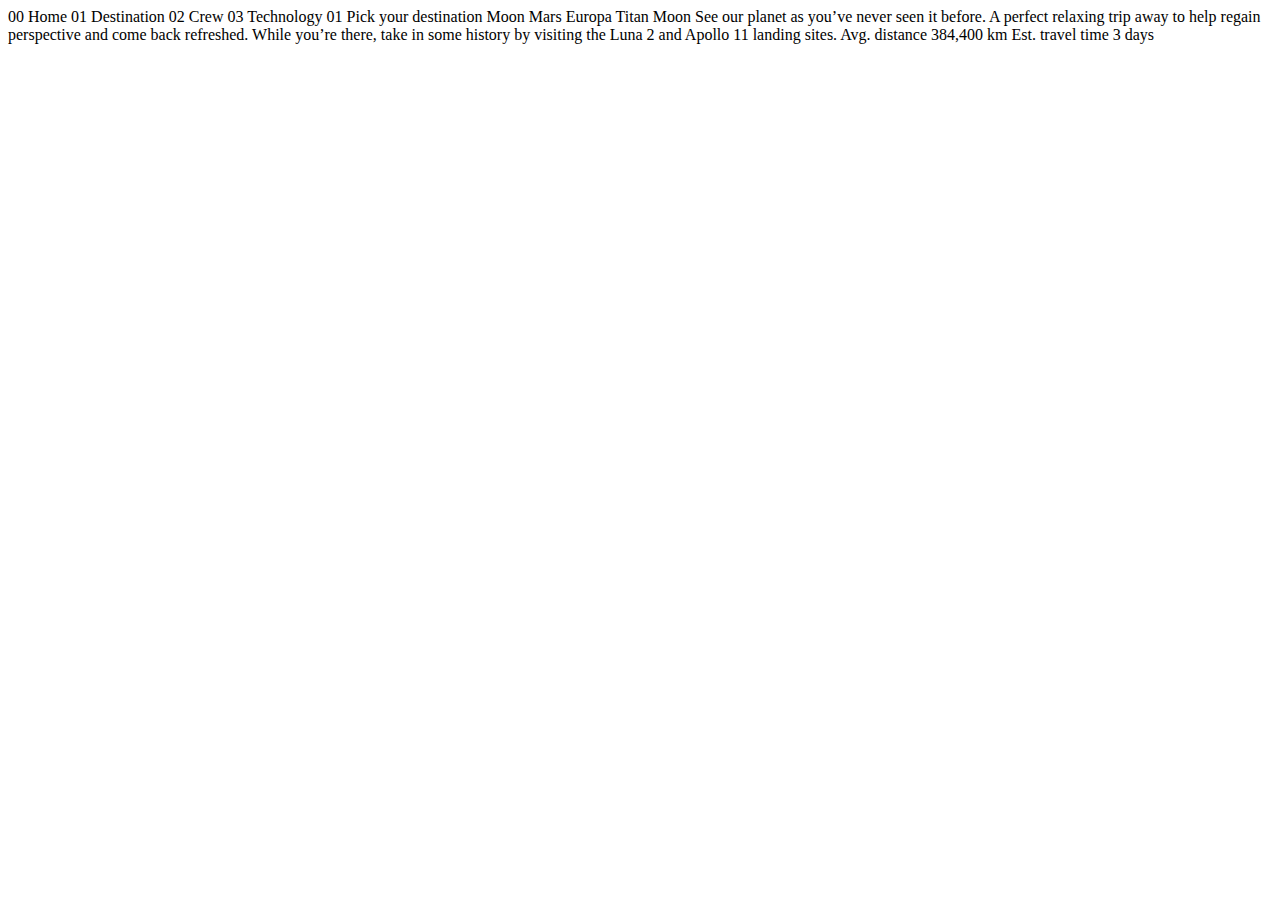
<file: starter-code/destination-moon.html>
<!DOCTYPE html>
<html lang="en">
<head>
  <meta charset="UTF-8">
  <meta name="viewport" content="width=device-width, initial-scale=1.0">

  <link rel="icon" type="image/png" sizes="32x32" href="./assets/favicon-32x32.png">
  
  <title>Frontend Mentor | Space tourism website</title>
</head>
<body>

  00 Home
  01 Destination
  02 Crew
  03 Technology

  01 Pick your destination

  Moon
  Mars
  Europa
  Titan

  Moon

  See our planet as you’ve never seen it before. A perfect relaxing trip away to help 
  regain perspective and come back refreshed. While you’re there, take in some history 
  by visiting the Luna 2 and Apollo 11 landing sites.

  Avg. distance
  384,400 km

  Est. travel time
  3 days
</body>
</html>
</file>
<file: ALl-css/style.css>
@import url('https://fonts.googleapis.com/css2?family=Poppins:ital,wght@0,100;0,200;0,300;0,400;0,500;0,600;0,700;0,800;0,900;1,100;1,200;1,300;1,400;1,500;1,600;1,700;1,800;1,900&display=swap');
@import url('https://fonts.googleapis.com/css2?family=Bellefair&family=Poppins:ital,wght@0,100;0,200;0,300;0,400;0,500;0,600;0,700;0,800;0,900;1,100;1,200;1,300;1,400;1,500;1,600;1,700;1,800;1,900&display=swap');


*{
    padding: 0;
    margin: 0;
    box-sizing: border-box;
}
body{
    background:url(/starter-code/assets/home/background-home-desktop.jpg);
}
.nav{
    justify-content: space-between !important;
    /* gap: 500px !important; */
    padding: 25px;
    margin-bottom: 150px;
    /* position: relative; */
}
.nav-links{
width: 50%;
gap: 40px;
background:linear-gradient(to right, rgb(31, 30, 30), #1C273B);
font-family: poppins;
}
.nav-links li{
    list-style-type: none;
    position: relative;
}
.openimg{
    display: none;
}
.nav-links li::after, .des-navs li::after{
    content: "";
    height: 0;
    width: 100%;
    position: absolute;
    bottom: -5px;
    left: 0;
    /* margin-top: 10px; */
    background-color: #fff;
}
.nav-links li:hover::after , .des-navs li:hover::after {
    height: 3px;
    transition:  0.3s ease-in-out;
}
.nav-links li.active::after, .des-navs li.active::after {
    height: 3px;
    /* transition:  0.3s ease-in-out; */
}

.nav-links li a{
    font-weight: 200;
    text-decoration: none ;
    color: #fff;
}
/* .nav-links li.active{
    background-color: red;
} */
.home-content{
    justify-content: space-between;
    width: 75%;
    /* background-color: #1C273B; */
    margin: 40px auto;
}
.home-content .left {
   width: 50%;
}
.que{
    text-transform: uppercase;
    font-weight: 200;
}
.ans{
    font-size: 65px;
    text-transform: uppercase;
    letter-spacing: 10px;
    font-family: Bellefair;
}
.message{
    opacity: 0.5;
}
.home-content .right{
    height: 200px;
    width: 200px;
    display: flex;
    justify-content: center;
    align-items: center;
    color: #1C273B;
    text-transform: uppercase;
    font-weight: 500;
    border-radius: 50%;
    background-color: #fff;
    cursor: pointer;
    transition: all .3s;
}
.home-content .right:hover{
    box-shadow: 0px 0px 10px 30px #ffffff2f;
}
.logo{
    /* display: flex; */
    position: relative;
}
.logo .line{
    position: absolute;
    top: 35%;
    left: 140px;
}

@media screen and (max-width: 500px) {
    .nav-links{
        display: none !important; 
        flex-direction: column;
        position: absolute;
        top: 60px;
        right: 0;
        background: linear-gradient(to right, rgb(31, 30, 30), #1C273B);
        width: 50%;
        padding: 20px;
        z-index: 1000;
    }
    .openimg{
        display: block;
    }
    
    .nav-links.active {
        /* transition: all 2s; */
        display: flex !important; /* Show the nav links when active */
    }

    .menu-icon {
        display: inline-flex !important; /* Show the menu icon */
        cursor: pointer;
    }
    .home-content{
        display: block !important;
        width: 90%;
        justify-content: center !important;
        margin: 30px auto;
        /* border: 1px solid red; */
    }
    .home-content .left{
        width: 90%;
        text-align: center;
        margin: 10px auto;
    }
    .home-content .right{
        margin: 20px auto;
    }
}

.menu-icon {
    display: none; /* Hide the menu icon by default */
    width: 30px;
    height: 30px;
}

.margin{
    margin-top: 250px !important;
}
.hidden{
    display: none !important;
}

@media screen and (max-width:768px) and (min-width:501px) {
    .line{
        opacity:0;
    }
    .nav-links{
        width: 80%;
    }
    .home-content{
        flex-direction: column;
        /* border: 1px solid red; */
        text-align: center;
    }
    .left{
        width: 100% !important;
        /* border: 1px solid rgb(161, 109, 109); */
    }
    .right{
        margin: 50px auto;
    }
    .que{
        font-size: 25px;
    }
    .ans{
        font-weight: 700;
        letter-spacing: 18px;
    }
}
</file>
<file: crew.css>
@import url('https://fonts.googleapis.com/css2?family=Poppins:ital,wght@0,100;0,200;0,300;0,400;0,500;0,600;0,700;0,800;0,900;1,100;1,200;1,300;1,400;1,500;1,600;1,700;1,800;1,900&display=swap');


*{
    padding: 0;
    margin: 0;
    box-sizing: border-box;
}
body{
    background:url(/assets/crew/background-crew-desktop.jpg);
}
.nav{
    justify-content: space-between;
    padding: 25px;
    margin-bottom: 150px;
}
.nav-links{
width: 50%;
gap: 40px;
background:linear-gradient(to right, rgb(31, 30, 30), #1C273B);
font-family: poppins;
}
.nav-links li{
    list-style-type: none;
    position: relative;
}
.nav-links li::after, .des-navs li::after{
    content: "";
    height: 0;
    width: 100%;
    position: absolute;
    bottom: -5px;
    left: 0;
    /* margin-top: 10px; */
    background-color: #fff;
}
.nav-links li:hover::after , .des-navs li:hover::after {
    height: 3px;
    transition:  0.3s ease-in-out;
}
.nav-links li.active::after, .des-navs li.active::after {
    height: 3px;
    /* transition:  0.3s ease-in-out; */
}

.nav-links li a{
    font-weight: 200;
    text-decoration: none ;
    color: #fff;
}
/* .nav-links li.active{
    background-color: red;
} */

/* .message{
    opacity: 0.5;
} */

.logo{
    position: relative;
}
.logo .line{
    position: absolute;
    top: 35%;
    left: 140px;
}
.logo-img{
    margin-left: 20px;
}
.tabs{
    display: flex;
    gap: 20px;
}
.tab.active{
    background-color: #8d8c8c;
}
.tab{
    height: 10px;
    width: 10px;
    border-radius: 50%;
    background-color: #fff;
}

.crew-img-info{
    display: flex;
    width: 70%;
    margin: 20px auto;
    justify-content: center;
    gap: 40px;
    align-items: center;
}
.crew-img-info .img{
    width: 70%;
    /* border: 1px solid red; */
}
.crew-img-info .img img{
    width: 100%;
}
.crew-img-info .info{
    color: #fff;
    margin-top: 90px !important;
}
.role{
    text-transform: uppercase;
    font-weight: 200;
}
.name{
    text-transform: uppercase;
}
.name-info{
    opacity: 0.7;
    line-height: 2;
    width: 85%;
}
.tabs{
    margin-top: 80px !important;
}
.message{
    color: #fff;
    opacity: 1;
    padding-left: 90px !important;
    font-weight: 200 !important;
    text-transform: uppercase;
}
.num{
    opacity: 0.5;
    
}

@media screen and (max-width: 500px) {
    .nav-links{
        display: none !important; 
        flex-direction: column;
        position: absolute;
        top: 60px;
        right: 0;
        background: linear-gradient(to right, rgb(31, 30, 30), #1C273B);
        width: 50%;
        padding: 20px;
        z-index: 1000;
    }

    .nav-links.active {
        display: flex !important; 
    }

    .menu-icon {
        display: block !important; /* Show the menu icon */
        cursor: pointer;
    }

    .crew-img-info {
        flex-direction: column; /* Stack content vertically */
        text-align: center;
        width: 100%;
    }
    
    .crew-img-info .img {
        width: 80%; /* Adjust image size for smaller screens */
        margin-bottom: 20px;
    }
    
    .crew-img-info .info {
        width: 90%; /* Adjust info width */
        text-align: center;
    }
    
    .tabs {
        justify-content: center; /* Center the tabs */
        margin-top: 40px;
    }
    .message{
        text-align: center;
        padding-left: 10px !important;
    }
    .container{
        margin: 0px !important;
    }
    .name-info{
        margin: 10px auto;
        /* border: 1px solid red; */
    }
}

.menu-icon {
    display: none; /* Hide the menu icon by default */
    width: 30px;
    height: 30px;
}
.hidden{
    display: none !important;
}


@media screen and (max-width:768px) and (min-width:501px) {
    .nav-links{
        display: flex !important;
        width: 80% !important;
    }
    .line{
        display: none !important;
        opacity: 0;
    }
    .crew-img-info{
        flex-direction: column;
        justify-content: center !important;
        /* border: 1px solid red; */
    }
    .info{
        text-align: center;
    }
    .name-info{
        margin: 10px auto;
        
    }
    .tabs{
        /* border: 1px solid red; */
        width: 20%;
        margin: 10px auto;

    }
}
</file>
<file: destination.css>
@import url('https://fonts.googleapis.com/css2?family=Poppins:ital,wght@0,100;0,200;0,300;0,400;0,500;0,600;0,700;0,800;0,900;1,100;1,200;1,300;1,400;1,500;1,600;1,700;1,800;1,900&display=swap');


*{
    padding: 0;
    margin: 0;
    box-sizing: border-box;
}
body{
    background:url(/assets/destination/background-destination-desktop.jpg);
}
.nav{
    justify-content: space-between;
    padding: 25px;
    /* margin-bottom: 50px; */
}
.nav-links{
width: 50%;
gap: 40px;
background:linear-gradient(to right, rgb(31, 30, 30), #1C273B);
font-family: poppins;
}
.nav-links li{
    list-style-type: none;
    position: relative;
}
.nav-links li::after, .des-navs li::after{
    content: "";
    height: 0;
    width: 100%;
    position: absolute;
    bottom: -5px;
    left: 0;
    /* margin-top: 10px; */
    background-color: #fff;
}
.nav-links li:hover::after , .des-navs li:hover::after {
    height: 3px;
    transition:  0.3s ease-in-out;
}
.nav-links li.active::after, .des-navs li.active::after {
    height: 3px;
    /* transition:  0.3s ease-in-out; */
}

.nav-links li a{
    font-weight: 200;
    text-decoration: none ;
    color: #fff;
}


.logo{
    /* display: flex; */
    position: relative;
}
.logo .line{
    position: absolute;
    top: 35%;
    left: 140px;
}
.destination-data{
    width: 80%;
    margin: 20px auto;
    display: flex;
    align-items: center;
    justify-content: space-evenly;
    color: #fff;
}
.destination-info{
    width: 40%;
}
#destination-img{
width: 30%;
}
#destination-img img{
    width: 100%;
}


.des-navs{
    display: flex;
    /* border: 1px solid red; */
    width: 60%;
    text-transform: uppercase;
    gap: 30px;
    justify-content: center !important;
}

.des-navs li{
    cursor: pointer;
    position: relative;
    list-style-type: none;
}
.des-title{
    font-size: 65px;
    text-transform: uppercase;
}
.des-distance-time{
    width: 80%;
    text-transform: uppercase;
}
.des-info{
    line-height: 2;
    opacity: 0.7 ;
}
.mini-nav{
    opacity: 0.7;
}
.mini-nav:hover{
    opacity: 1;
}
.des-overview{
 margin-bottom: 60px;  
 padding-left: 150px; 
 color: #fff;
}
.des-num{
    opacity: 0.7;
}

@media screen and (max-width: 500px) {
    .nav-links {
        display: none !important; /* Hide the nav links by default */
        flex-direction: column;
        position: absolute;
        top: 60px;
        right: 0;
        background: linear-gradient(to right, rgb(31, 30, 30), #1C273B);
        width: 50%;
        padding: 20px;
        z-index: 1000;
    }

    .nav-links.active {
        display: flex !important; /* Show the nav links when active */
    }

    .menu-icon {
        display: block !important; 
        cursor: pointer;
    }

    .destination-data {
        flex-direction: column; 
        width: 100%;
        text-align: center;
    }

    #destination-img {
        width: 80%; /* Adjust image size for smaller screens */
        margin-bottom: 20px;
    }
    .destination-img{

        /* border: 1px solid red !important; */
        width: 80% !important;
    }

    .destination-info {
        width: 90%; /* Adjust info width */
        text-align: center;
        font-size: 14px;
    }

    .des-overview{
        margin-bottom: 70px;  
        padding-left: 0px; 
        text-align: center;
        color: #fff;
    }
    .des-navs{
        
        /* border: 1px solid red; */
        width: 100%;
        text-transform: uppercase;
        /* gap: 10px; */
        margin-top: 40px;
        justify-content: center !important;
    }
    .des-info{
        width: 100% !important;
        line-height: 2;
        opacity: 0.7 ;
    }
    .des-distance-time{
        width: 100%;
        text-transform: uppercase;
    }
}

.menu-icon {
    display: none; /* Hide the menu icon by default */
    width: 30px;
    height: 30px;
}

.hidden{
    display: none !important;
}

@media screen and (min-width:501px) and (max-width:768px) {
    .nav-links{
width: 80%;
    }
    .line{
        opacity: 0;
    }
    .destination-data{
        flex-direction: column;
    }
    .des-navs{
        /* border: 1px solid red; */
        width: 80%;
        margin: 30px auto;
    }
    .destination-info{
        /* border: 1px solid red; */
        width: 100%;
        text-align: center;
    }
    #destination-img{
width: 50%;
margin-bottom: 50px;
}
/* .destination-img img */
.des-distance-time{
    display: flex !important;
    margin: 10px auto;
    
}
.des-overview{
        /* border: 1px solid red; */
        margin-bottom: 40px;
        padding-left: 30px;
    }
    
}
</file>
<file: tech.css>
@import url('https://fonts.googleapis.com/css2?family=Poppins:ital,wght@0,100;0,200;0,300;0,400;0,500;0,600;0,700;0,800;0,900;1,100;1,200;1,300;1,400;1,500;1,600;1,700;1,800;1,900&display=swap');


*{
    padding: 0;
    margin: 0;
    box-sizing: border-box;
}
body{
    background:url(/assets/technology/background-technology-desktop.jpg);
}
.nav{
    justify-content: space-between;
    padding: 25px;
    margin-bottom: 150px;
}
.nav-links{
width: 50%;
gap: 40px;
background:linear-gradient(to right, rgb(31, 30, 30), #1C273B);
font-family: poppins;
}
.nav-links li{
    list-style-type: none;
    position: relative;
}
.nav-links li::after, .des-navs li::after{
    content: "";
    height: 0;
    width: 100%;
    position: absolute;
    bottom: -5px;
    left: 0;
    /* margin-top: 10px; */
    background-color: #fff;
}
.nav-links li:hover::after , .des-navs li:hover::after {
    height: 3px;
    transition:  0.3s ease-in-out;
}
.nav-links li.active::after, .des-navs li.active::after {
    height: 3px;
    /* transition:  0.3s ease-in-out; */
}

.nav-links li a{
    font-weight: 200;
    text-decoration: none ;
    color: #fff;
}
/* .nav-links li.active{
    background-color: red;
} */

.message{
    /* opacity: 0.5; */
    font-size: larger;
    text-transform: uppercase;
    color: #fff;
}
.num{
    opacity: 0.5;
}

.logo{
    position: relative;
}
.logo .line{
    position: absolute;
    top: 35%;
    left: 140px;
}
.logo-img{
    margin-left: 20px;
}
.tab{
    height: 60px;
    width: 60px;
    background-color: transparent;
    border: 1px solid #fff;
    border-radius: 50%;
    display: flex;
    justify-content: center;
    align-items: center;
    margin-top: 20px;
    transition: all .5s;
    color: #fff;
    cursor: pointer;
}

.tab:hover{
    background-color: #fff;
    color: #1C273B;
    font-weight: 600;
}
.tab.active{
    background-color: #fff;
    color: #1C273B;
    font-weight: 600;
}
.tech-contents{
    display: flex;
    width: 80%;
    align-items: center;
    margin: 10px auto;
    gap: 30px;
    color: #fff;
}
.tech-info{
    /* border: 1px solid red; */
    width:40%;
}
.title{
 text-transform: uppercase;
 font-weight: 300;
}
.name{
    text-transform: uppercase;
}
#tech-image{
    width: 40%;
}
#tech-image .tech-image{
    width: 100%;
}
@media screen and (max-width: 500px) {
    .nav-links {
        display: none !important; /* Hide the nav links by default */
        flex-direction: column;
        position: absolute;
        top: 60px;
        right: 0;
        background: linear-gradient(to right, rgb(31, 30, 30), #1C273B);
        width: 50%;
        padding: 20px;
        z-index: 1000;
    }

    .nav-links.active {
        display: flex !important; /* Show the nav links when active */
    }

    .menu-icon {
        display: block !important; /* Show the menu icon */
        cursor: pointer;
    }

    .tech-contents {
        flex-direction: column; 
        text-align: center;
        width: 100%;
    }

    #tech-image{
        width: 100%; /* Adjust image size for smaller screens */
        margin-bottom: 20px;
        order: 1;
    }
    .message{
        text-align: center;
    }
    .tabs{
        display: flex;
        gap: 20px;
        /* flex-direction: column; */
        order: 2;
    }
   

    .tech-info {
        width: 90%;
        order:3
        
        /* Adjust info width */
    }

    .tab {
        margin: 10px auto; /* Center tabs */
    }
    .tech-image{
        width: 100% !important;
    }
}

.menu-icon {
    display: none; /* Hide the menu icon by default */
    width: 30px;
    height: 30px;
}
.hidden{
    display: none !important;
}


@media screen and (max-width: 768px) and (min-width:501px) {
    .nav-links{
        width: 80% !important;
        gap: 20px;
        justify-content: space-between !important;
    }
     .tech-contents {
        flex-direction: column; 
        text-align: center;
        width: 100%;
    }
.line{
    opacity: 0;
}
    
    #tech-image{
        width: 100%; /* Adjust image size for smaller screens */
        margin-bottom: 20px;
        order: 1;
    }
    .message{
        text-align: center;
    }
    .tabs{
        display: flex;
        gap: 20px;
        /* flex-direction: column; */
        order: 2;
    }
   

    .tech-info {
        width: 90%;
        order:3
        
        /* Adjust info width */
    }

    .tab {
        margin: 10px auto; /* Center tabs */
    }
    .tech-image{
        width: 100% !important;
    }
}
</file>
<file: ALl-css/crew.css>
@import url('https://fonts.googleapis.com/css2?family=Poppins:ital,wght@0,100;0,200;0,300;0,400;0,500;0,600;0,700;0,800;0,900;1,100;1,200;1,300;1,400;1,500;1,600;1,700;1,800;1,900&display=swap');


*{
    padding: 0;
    margin: 0;
    box-sizing: border-box;
}
body{
    background:url(/assets/crew/background-crew-desktop.jpg);
}
.nav{
    justify-content: space-between;
    padding: 25px;
    margin-bottom: 150px;
}
.nav-links{
width: 50%;
gap: 40px;
background:linear-gradient(to right, rgb(31, 30, 30), #1C273B);
font-family: poppins;
}
.nav-links li{
    list-style-type: none;
    position: relative;
}
.nav-links li::after, .des-navs li::after{
    content: "";
    height: 0;
    width: 100%;
    position: absolute;
    bottom: -5px;
    left: 0;
    /* margin-top: 10px; */
    background-color: #fff;
}
.nav-links li:hover::after , .des-navs li:hover::after {
    height: 3px;
    transition:  0.3s ease-in-out;
}
.nav-links li.active::after, .des-navs li.active::after {
    height: 3px;
    /* transition:  0.3s ease-in-out; */
}

.nav-links li a{
    font-weight: 200;
    text-decoration: none ;
    color: #fff;
}
/* .nav-links li.active{
    background-color: red;
} */

/* .message{
    opacity: 0.5;
} */

.logo{
    position: relative;
}
.logo .line{
    position: absolute;
    top: 35%;
    left: 140px;
}
.logo-img{
    margin-left: 20px;
}
.tabs{
    display: flex;
    gap: 20px;
}
.tab.active{
    background-color: #8d8c8c;
}
.tab{
    height: 10px;
    width: 10px;
    border-radius: 50%;
    background-color: #fff;
}

.crew-img-info{
    display: flex;
    width: 70%;
    margin: 20px auto;
    justify-content: center;
    gap: 40px;
    align-items: center;
}
.crew-img-info .img{
    width: 70%;
    /* border: 1px solid red; */
}
.crew-img-info .img img{
    width: 100%;
}
.crew-img-info .info{
    color: #fff;
    margin-top: 90px !important;
}
.role{
    text-transform: uppercase;
    font-weight: 200;
}
.name{
    text-transform: uppercase;
}
.name-info{
    opacity: 0.7;
    line-height: 2;
    width: 85%;
}
.tabs{
    margin-top: 80px !important;
}
.message{
    color: #fff;
    opacity: 1;
    padding-left: 90px !important;
    font-weight: 200 !important;
    text-transform: uppercase;
}
.num{
    opacity: 0.5;
    
}

@media screen and (max-width: 500px) {
    .nav-links{
        display: none !important; 
        flex-direction: column;
        position: absolute;
        top: 60px;
        right: 0;
        background: linear-gradient(to right, rgb(31, 30, 30), #1C273B);
        width: 50%;
        padding: 20px;
        z-index: 1000;
    }

    .nav-links.active {
        display: flex !important; 
    }

    .menu-icon {
        display: block !important; /* Show the menu icon */
        cursor: pointer;
    }

    .crew-img-info {
        flex-direction: column; /* Stack content vertically */
        text-align: center;
        width: 100%;
    }
    
    .crew-img-info .img {
        width: 80%; /* Adjust image size for smaller screens */
        margin-bottom: 20px;
    }
    
    .crew-img-info .info {
        width: 90%; /* Adjust info width */
        text-align: center;
    }
    
    .tabs {
        justify-content: center; /* Center the tabs */
        margin-top: 40px;
    }
    .message{
        text-align: center;
        padding-left: 10px !important;
    }
    .container{
        margin: 0px !important;
    }
    .name-info{
        margin: 10px auto;
        /* border: 1px solid red; */
    }
}

.menu-icon {
    display: none; /* Hide the menu icon by default */
    width: 30px;
    height: 30px;
}
.hidden{
    display: none !important;
}


@media screen and (max-width:768px) and (min-width:501px) {
    .nav-links{
        display: flex !important;
        width: 80% !important;
    }
    .line{
        display: none !important;
        opacity: 0;
    }
    .crew-img-info{
        flex-direction: column;
        justify-content: center !important;
        /* border: 1px solid red; */
    }
    .info{
        text-align: center;
    }
    .name-info{
        margin: 10px auto;
        
    }
    .tabs{
        /* border: 1px solid red; */
        width: 20%;
        margin: 10px auto;

    }
}
</file>
<file: ALl-css/destination.css>
@import url('https://fonts.googleapis.com/css2?family=Poppins:ital,wght@0,100;0,200;0,300;0,400;0,500;0,600;0,700;0,800;0,900;1,100;1,200;1,300;1,400;1,500;1,600;1,700;1,800;1,900&display=swap');


*{
    padding: 0;
    margin: 0;
    box-sizing: border-box;
}
body{
    background:url(/assets/destination/background-destination-desktop.jpg);
}
.nav{
    justify-content: space-between;
    padding: 25px;
    /* margin-bottom: 50px; */
}
.nav-links{
width: 50%;
gap: 40px;
background:linear-gradient(to right, rgb(31, 30, 30), #1C273B);
font-family: poppins;
}
.nav-links li{
    list-style-type: none;
    position: relative;
}
.nav-links li::after, .des-navs li::after{
    content: "";
    height: 0;
    width: 100%;
    position: absolute;
    bottom: -5px;
    left: 0;
    /* margin-top: 10px; */
    background-color: #fff;
}
.nav-links li:hover::after , .des-navs li:hover::after {
    height: 3px;
    transition:  0.3s ease-in-out;
}
.nav-links li.active::after, .des-navs li.active::after {
    height: 3px;
    /* transition:  0.3s ease-in-out; */
}

.nav-links li a{
    font-weight: 200;
    text-decoration: none ;
    color: #fff;
}


.logo{
    /* display: flex; */
    position: relative;
}
.logo .line{
    position: absolute;
    top: 35%;
    left: 140px;
}
.destination-data{
    width: 80%;
    margin: 20px auto;
    display: flex;
    align-items: center;
    justify-content: space-evenly;
    color: #fff;
}
.destination-info{
    width: 40%;
}
#destination-img{
width: 30%;
}
#destination-img img{
    width: 100%;
}


.des-navs{
    display: flex;
    /* border: 1px solid red; */
    width: 60%;
    text-transform: uppercase;
    gap: 30px;
    justify-content: center !important;
}

.des-navs li{
    cursor: pointer;
    position: relative;
    list-style-type: none;
}
.des-title{
    font-size: 65px;
    text-transform: uppercase;
}
.des-distance-time{
    width: 80%;
    text-transform: uppercase;
}
.des-info{
    line-height: 2;
    opacity: 0.7 ;
}
.mini-nav{
    opacity: 0.7;
}
.mini-nav:hover{
    opacity: 1;
}
.des-overview{
 margin-bottom: 60px;  
 padding-left: 150px; 
 color: #fff;
}
.des-num{
    opacity: 0.7;
}

@media screen and (max-width: 500px) {
    .nav-links {
        display: none !important; /* Hide the nav links by default */
        flex-direction: column;
        position: absolute;
        top: 60px;
        right: 0;
        background: linear-gradient(to right, rgb(31, 30, 30), #1C273B);
        width: 50%;
        padding: 20px;
        z-index: 1000;
    }

    .nav-links.active {
        display: flex !important; /* Show the nav links when active */
    }

    .menu-icon {
        display: block !important; 
        cursor: pointer;
    }

    .destination-data {
        flex-direction: column; 
        width: 100%;
        text-align: center;
    }

    #destination-img {
        width: 80%; /* Adjust image size for smaller screens */
        margin-bottom: 20px;
    }
    .destination-img{

        /* border: 1px solid red !important; */
        width: 80% !important;
    }

    .destination-info {
        width: 90%; /* Adjust info width */
        text-align: center;
        font-size: 14px;
    }

    .des-overview{
        margin-bottom: 70px;  
        padding-left: 0px; 
        text-align: center;
        color: #fff;
    }
    .des-navs{
        
        /* border: 1px solid red; */
        width: 100%;
        text-transform: uppercase;
        /* gap: 10px; */
        margin-top: 40px;
        justify-content: center !important;
    }
    .des-info{
        width: 100% !important;
        line-height: 2;
        opacity: 0.7 ;
    }
    .des-distance-time{
        width: 100%;
        text-transform: uppercase;
    }
}

.menu-icon {
    display: none; /* Hide the menu icon by default */
    width: 30px;
    height: 30px;
}

.hidden{
    display: none !important;
}

@media screen and (min-width:501px) and (max-width:768px) {
    .nav-links{
width: 80%;
    }
    .line{
        opacity: 0;
    }
    .destination-data{
        flex-direction: column;
    }
    .des-navs{
        /* border: 1px solid red; */
        width: 80%;
        margin: 30px auto;
    }
    .destination-info{
        /* border: 1px solid red; */
        width: 100%;
        text-align: center;
    }
    #destination-img{
width: 50%;
margin-bottom: 50px;
}
/* .destination-img img */
.des-distance-time{
    display: flex !important;
    margin: 10px auto;
    
}
.des-overview{
        /* border: 1px solid red; */
        margin-bottom: 40px;
        padding-left: 30px;
    }
    
}
</file>
<file: ALl-css/tech.css>
@import url('https://fonts.googleapis.com/css2?family=Poppins:ital,wght@0,100;0,200;0,300;0,400;0,500;0,600;0,700;0,800;0,900;1,100;1,200;1,300;1,400;1,500;1,600;1,700;1,800;1,900&display=swap');


*{
    padding: 0;
    margin: 0;
    box-sizing: border-box;
}
body{
    background:url(/assets/technology/background-technology-desktop.jpg);
}
.nav{
    justify-content: space-between;
    padding: 25px;
    margin-bottom: 150px;
}
.nav-links{
width: 50%;
gap: 40px;
background:linear-gradient(to right, rgb(31, 30, 30), #1C273B);
font-family: poppins;
}
.nav-links li{
    list-style-type: none;
    position: relative;
}
.nav-links li::after, .des-navs li::after{
    content: "";
    height: 0;
    width: 100%;
    position: absolute;
    bottom: -5px;
    left: 0;
    /* margin-top: 10px; */
    background-color: #fff;
}
.nav-links li:hover::after , .des-navs li:hover::after {
    height: 3px;
    transition:  0.3s ease-in-out;
}
.nav-links li.active::after, .des-navs li.active::after {
    height: 3px;
    /* transition:  0.3s ease-in-out; */
}

.nav-links li a{
    font-weight: 200;
    text-decoration: none ;
    color: #fff;
}
/* .nav-links li.active{
    background-color: red;
} */

.message{
    /* opacity: 0.5; */
    font-size: larger;
    text-transform: uppercase;
    color: #fff;
}
.num{
    opacity: 0.5;
}

.logo{
    position: relative;
}
.logo .line{
    position: absolute;
    top: 35%;
    left: 140px;
}
.logo-img{
    margin-left: 20px;
}
.tab{
    height: 60px;
    width: 60px;
    background-color: transparent;
    border: 1px solid #fff;
    border-radius: 50%;
    display: flex;
    justify-content: center;
    align-items: center;
    margin-top: 20px;
    transition: all .5s;
    color: #fff;
    cursor: pointer;
}

.tab:hover{
    background-color: #fff;
    color: #1C273B;
    font-weight: 600;
}
.tab.active{
    background-color: #fff;
    color: #1C273B;
    font-weight: 600;
}
.tech-contents{
    display: flex;
    width: 80%;
    align-items: center;
    margin: 10px auto;
    gap: 30px;
    color: #fff;
}
.tech-info{
    /* border: 1px solid red; */
    width:40%;
}
.title{
 text-transform: uppercase;
 font-weight: 300;
}
.name{
    text-transform: uppercase;
}
#tech-image{
    width: 40%;
}
#tech-image .tech-image{
    width: 100%;
}
@media screen and (max-width: 500px) {
    .nav-links {
        display: none !important; /* Hide the nav links by default */
        flex-direction: column;
        position: absolute;
        top: 60px;
        right: 0;
        background: linear-gradient(to right, rgb(31, 30, 30), #1C273B);
        width: 50%;
        padding: 20px;
        z-index: 1000;
    }

    .nav-links.active {
        display: flex !important; /* Show the nav links when active */
    }

    .menu-icon {
        display: block !important; /* Show the menu icon */
        cursor: pointer;
    }

    .tech-contents {
        flex-direction: column; 
        text-align: center;
        width: 100%;
    }

    #tech-image{
        width: 100%; /* Adjust image size for smaller screens */
        margin-bottom: 20px;
        order: 1;
    }
    .message{
        text-align: center;
    }
    .tabs{
        display: flex;
        gap: 20px;
        /* flex-direction: column; */
        order: 2;
    }
   

    .tech-info {
        width: 90%;
        order:3
        
        /* Adjust info width */
    }

    .tab {
        margin: 10px auto; /* Center tabs */
    }
    .tech-image{
        width: 100% !important;
    }
}

.menu-icon {
    display: none; /* Hide the menu icon by default */
    width: 30px;
    height: 30px;
}
.hidden{
    display: none !important;
}


@media screen and (max-width: 768px) and (min-width:501px) {
    .nav-links{
        width: 80% !important;
        gap: 20px;
        justify-content: space-between !important;
    }
     .tech-contents {
        flex-direction: column; 
        text-align: center;
        width: 100%;
    }
.line{
    opacity: 0;
}
    
    #tech-image{
        width: 100%; /* Adjust image size for smaller screens */
        margin-bottom: 20px;
        order: 1;
    }
    .message{
        text-align: center;
    }
    .tabs{
        display: flex;
        gap: 20px;
        /* flex-direction: column; */
        order: 2;
    }
   

    .tech-info {
        width: 90%;
        order:3
        
        /* Adjust info width */
    }

    .tab {
        margin: 10px auto; /* Center tabs */
    }
    .tech-image{
        width: 100% !important;
    }
}
</file>
